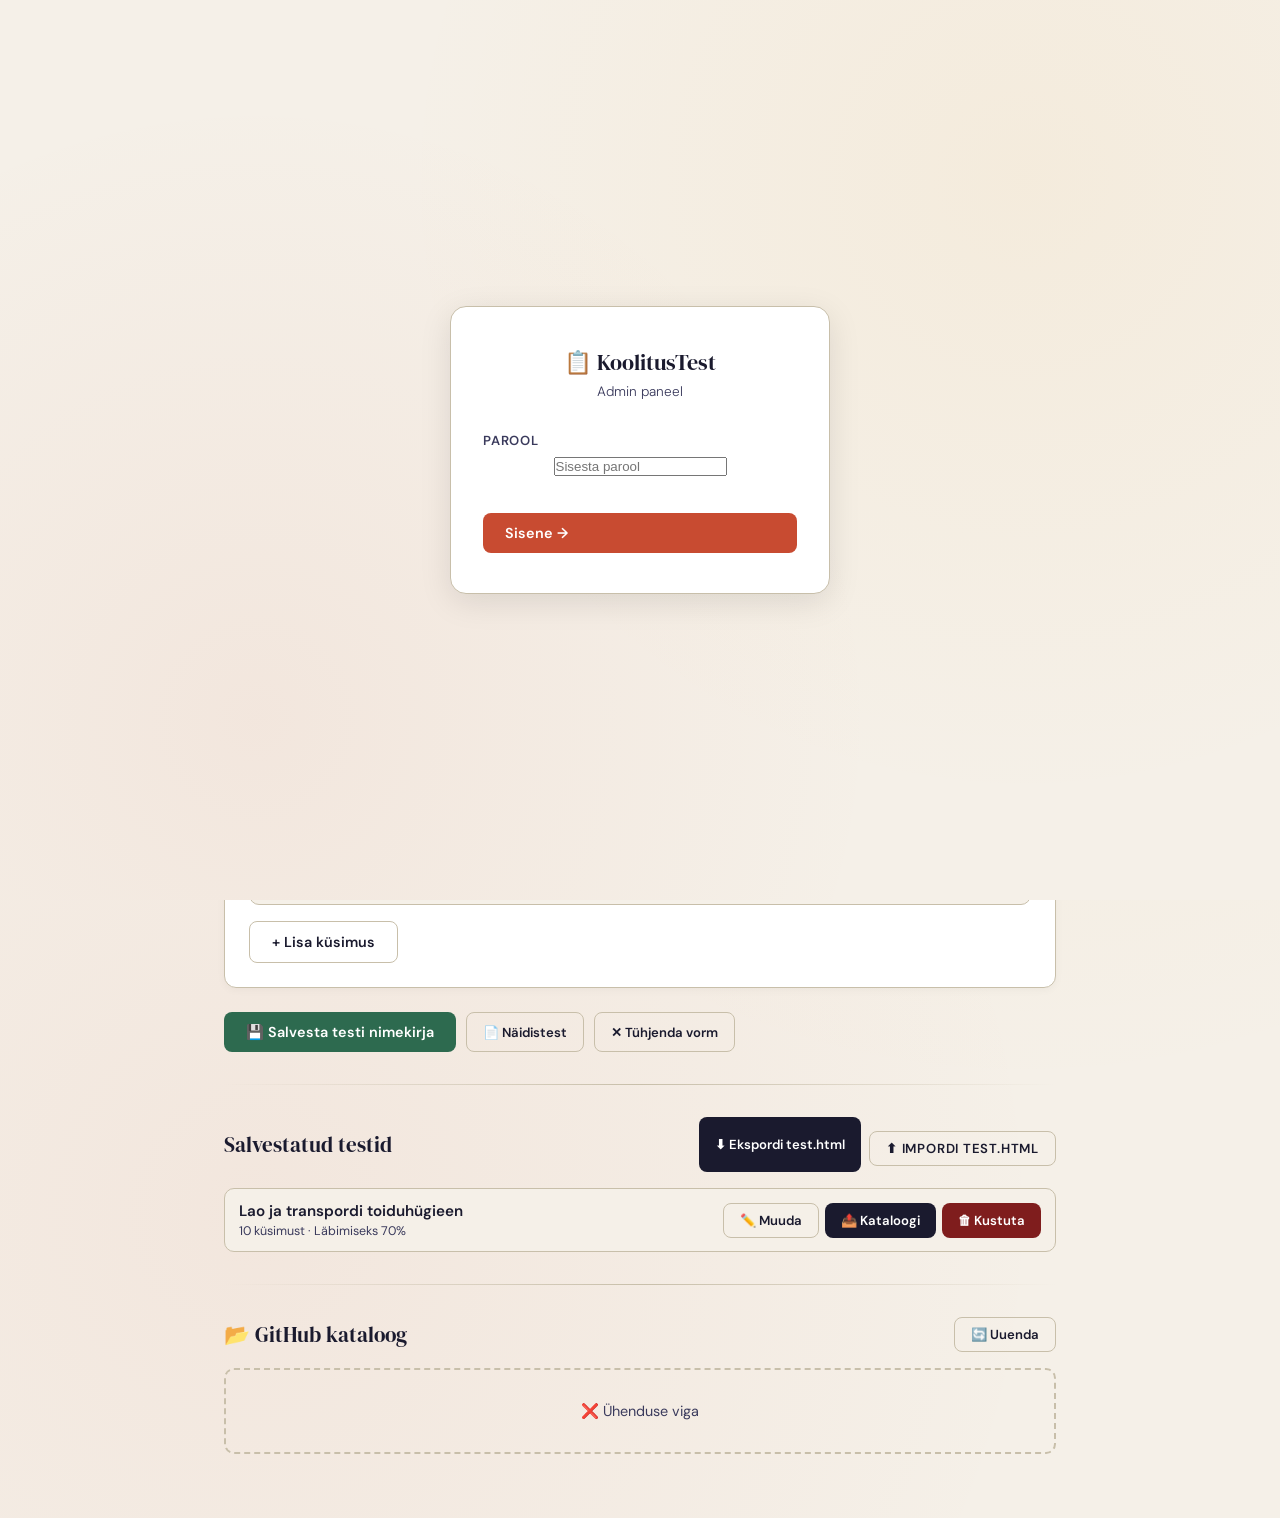
<file: admin.html>
<!DOCTYPE html>
<html lang="et">
<head>
<meta charset="UTF-8">
<meta name="viewport" content="width=device-width, initial-scale=1.0">
<title>KoolitusTest — Admin</title>
<link href="https://fonts.googleapis.com/css2?family=DM+Serif+Display:ital@0;1&family=DM+Sans:wght@300;400;500;600&display=swap" rel="stylesheet">
<link rel="stylesheet" href="styles.css">
</head>
<body>

<!-- LOGIN OVERLAY -->
<div id="loginOverlay">
  <div class="login-box">
    <div class="login-logo">📋 KoolitusTest</div>
    <div class="login-sub">Admin paneel</div>
    <label for="loginPassword">Parool</label>
    <input type="password" id="loginPassword" placeholder="Sisesta parool"
      onkeydown="if(event.key==='Enter')doLogin()">
    <div class="login-error" id="loginError"></div>
    <button class="btn btn-accent" style="width:100%" onclick="doLogin()">Sisene →</button>
  </div>
</div>

<header class="site-header">
  <h1>&#x1F4CB; KoolitusTest <span style="font-size:.8rem;opacity:.6;font-family:'DM Sans',sans-serif;font-weight:300;">Admin</span></h1>
  <div class="header-right">
    <div class="lang-switcher" id="langSwitcher"></div>
    <span class="badge" id="adminBadge">Admin</span>
  </div>
</header>

<div class="app">
  <p class="panel-title" id="panelTitle"></p>
  <p class="panel-sub" id="panelSub"></p>

  <!-- CARD 1: Test info -->
  <div class="card">
    <div class="card-title"><span class="num">1</span><span id="c1title"></span></div>
    <label id="lName"></label><input type="text" id="testName">
    <label id="lDesc"></label><textarea id="testDesc"></textarea>
    <label id="lThresh"></label>
    <div class="threshold-row">
      <input type="number" id="threshold" min="1" max="100" value="70" oninput="updateThreshold()">
      <span>%</span><span class="threshold-display" id="threshDisplay">70%</span>
      <span style="font-size:.85rem;color:var(--ink-light)" id="threshLabel"></span>
    </div>
  </div>

  <!-- CARD 2: Questions -->
  <div class="card">
    <div class="card-title"><span class="num">2</span><span id="c2title"></span></div>
    <div class="questions-list" id="questionsList"></div>
    <div class="actions-row">
      <button class="btn btn-outline" id="btnAddQ" onclick="addQuestion()"></button>
    </div>
  </div>

  <!-- Save / Demo / Clear -->
  <div class="actions-row">
    <button class="btn btn-success" id="btnSave" onclick="saveTest()"></button>
    <button class="btn btn-outline btn-sm" id="btnDemo" onclick="loadDemo()"></button>
    <button class="btn btn-outline btn-sm" id="btnClear" onclick="clearForm()"></button>
  </div>

  <div class="divider"></div>

  <!-- Test list header + import/export -->
  <div style="display:flex;align-items:center;justify-content:space-between;margin-bottom:1rem;flex-wrap:wrap;gap:10px">
    <p style="font-family:'DM Serif Display',serif;font-size:1.3rem" id="listTitle"></p>
    <div style="display:flex;gap:8px;flex-wrap:wrap">
      <button class="btn btn-primary btn-sm" id="btnExportAll" onclick="exportTestFile()"></button>
      <label class="btn btn-outline btn-sm" style="cursor:pointer">
        <span id="btnImportLabel"></span>
        <input type="file" accept=".html" style="display:none" onchange="importTestFile(this)">
      </label>
    </div>
  </div>

  <!-- Test list -->
  <div class="test-list" id="testList"></div>

  <div class="divider"></div>

  <!-- GitHub kataloog -->
  <div style="display:flex;align-items:center;justify-content:space-between;margin-bottom:1rem;flex-wrap:wrap;gap:10px">
    <p style="font-family:'DM Serif Display',serif;font-size:1.3rem">📂 GitHub kataloog</p>
    <button class="btn btn-outline btn-sm" onclick="loadGhCatalog()">🔄 Uuenda</button>
  </div>
  <div class="test-list" id="ghCatalogList"><div class="empty-state" style="color:var(--ink-light);font-size:.85rem">Laadimine...</div></div>
</div>

<script src="script.js"></script>
</body>
</html>
</file>
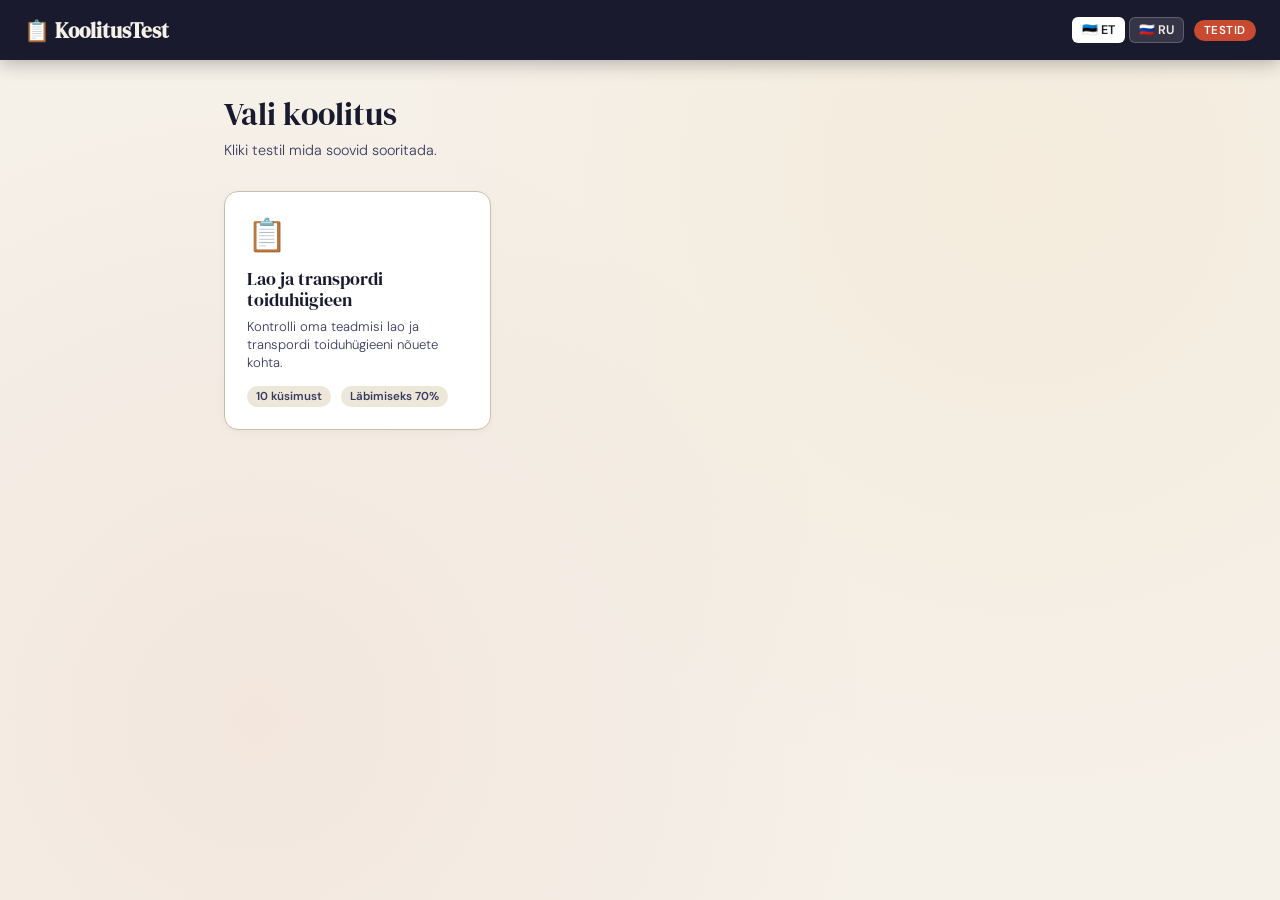
<file: lao-ja-transpordi-toiduhugieen.html>
<!DOCTYPE html>
<html lang="et">
<head>
<meta charset="UTF-8">
<meta name="viewport" content="width=device-width, initial-scale=1.0">
<title>KoolitusTest</title>
<link href="https://fonts.googleapis.com/css2?family=DM+Serif+Display:ital@0;1&family=DM+Sans:wght@300;400;500;600&display=swap" rel="stylesheet">
<style>
:root{--ink:#1a1a2e;--ink-light:#3a3a5c;--paper:#f5f0e8;--paper-dark:#ede7d9;--accent:#c84b31;--accent-light:#e8705a;--success:#2d6a4f;--success-bg:#d8f3dc;--fail:#c84b31;--fail-bg:#fde8e4;--border:#c8bfaa;}
*{margin:0;padding:0;box-sizing:border-box;}
body{font-family:"DM Sans",sans-serif;background:var(--paper);color:var(--ink);min-height:100vh;background-image:radial-gradient(circle at 20% 80%,rgba(200,75,49,.06) 0%,transparent 50%),radial-gradient(circle at 80% 20%,rgba(232,160,32,.06) 0%,transparent 50%);}
.site-header{background:var(--ink);color:var(--paper);padding:0 1.5rem;display:flex;align-items:center;justify-content:space-between;height:60px;position:sticky;top:0;z-index:100;box-shadow:0 2px 20px rgba(0,0,0,.3);}
.site-header h1{font-family:"DM Serif Display",serif;font-size:1.3rem;}
.header-right{display:flex;align-items:center;gap:10px;}
.badge{font-size:.72rem;font-weight:600;background:var(--accent);color:#fff;padding:3px 10px;border-radius:20px;letter-spacing:.05em;text-transform:uppercase;}
.lang-switcher{display:flex;gap:4px;}
.lang-btn{background:rgba(255,255,255,.12);border:1px solid rgba(255,255,255,.2);color:var(--paper);border-radius:6px;padding:4px 9px;font-size:.78rem;font-weight:600;cursor:pointer;transition:all .2s;font-family:"DM Sans",sans-serif;}
.lang-btn:hover{background:rgba(255,255,255,.22);}
.lang-btn.active{background:#fff;color:var(--ink);}
.app{max-width:880px;margin:0 auto;padding:2rem 1.5rem 4rem;}
@keyframes fadeUp{from{opacity:0;transform:translateY(14px)}to{opacity:1;transform:none}}
.view{display:none;}
.view.active{display:block;animation:fadeUp .4s ease both;}
/* TEST PICKER */
.picker-title{font-family:"DM Serif Display",serif;font-size:2rem;margin-bottom:.3rem;}
.picker-sub{color:var(--ink-light);font-size:.9rem;margin-bottom:2rem;font-weight:300;}
.test-grid{display:grid;grid-template-columns:repeat(auto-fill,minmax(260px,1fr));gap:1rem;}
.test-card{background:#fff;border:1.5px solid var(--border);border-radius:14px;padding:1.4rem;cursor:pointer;transition:all .25s;box-shadow:0 2px 8px rgba(0,0,0,.04);}
.test-card:hover{border-color:var(--ink);transform:translateY(-3px);box-shadow:0 8px 24px rgba(0,0,0,.10);}
.tc-icon{font-size:2rem;margin-bottom:.8rem;}
.tc-name{font-family:"DM Serif Display",serif;font-size:1.1rem;margin-bottom:.4rem;line-height:1.2;}
.tc-desc{font-size:.82rem;color:var(--ink-light);font-weight:300;margin-bottom:.8rem;line-height:1.4;}
.tc-meta{display:flex;gap:.6rem;flex-wrap:wrap;}
.tc-pill{font-size:.72rem;font-weight:600;padding:3px 9px;border-radius:20px;background:var(--paper-dark);color:var(--ink-light);}
.empty-state{text-align:center;padding:4rem 2rem;color:var(--ink-light);}
.empty-state .es-icon{font-size:3rem;margin-bottom:1rem;}
.empty-state p{font-size:.95rem;font-weight:300;}
/* NAME SCREEN */
.name-screen-wrap{display:flex;flex-direction:column;align-items:center;justify-content:center;min-height:65vh;text-align:center;padding:2rem 1rem;}
.ns-icon{font-size:3rem;margin-bottom:1rem;}
.ns-title{font-family:"DM Serif Display",serif;font-size:2rem;margin-bottom:.4rem;}
.ns-desc{font-size:.92rem;color:var(--ink-light);font-weight:300;margin-bottom:.4rem;max-width:420px;}
.ns-meta{font-size:.82rem;color:var(--ink-light);margin-bottom:2rem;}
.name-input-wrap{width:100%;max-width:420px;}
.name-input-wrap input{width:100%;border:1.5px solid var(--border);border-radius:8px;padding:14px 18px;font-family:"DM Sans",sans-serif;font-size:1.1rem;color:var(--ink);background:var(--paper);text-align:center;outline:none;transition:border-color .2s,box-shadow .2s;}
.name-input-wrap input:focus{border-color:var(--ink);box-shadow:0 0 0 3px rgba(26,26,46,.08);background:#fff;}
/* TEST */
.test-header{margin-bottom:2rem;}
.test-title{font-family:"DM Serif Display",serif;font-size:2rem;line-height:1.15;margin-bottom:.5rem;}
.test-meta{display:flex;gap:1.5rem;flex-wrap:wrap;font-size:.85rem;color:var(--ink-light);margin-bottom:1.2rem;font-weight:300;}
.test-meta strong{font-weight:600;color:var(--ink);}
.progress-bar-wrap{height:6px;background:var(--paper-dark);border-radius:99px;overflow:hidden;margin-bottom:1.5rem;}
.progress-bar-fill{height:100%;background:linear-gradient(90deg,var(--ink),var(--accent));border-radius:99px;transition:width .4s ease;}
.nav-dots{display:flex;gap:6px;justify-content:center;flex-wrap:wrap;margin-bottom:2rem;}
.nav-dot{width:10px;height:10px;border-radius:50%;background:var(--paper-dark);border:1.5px solid var(--border);cursor:pointer;transition:all .2s;}
.nav-dot.answered{background:var(--ink);border-color:var(--ink);}
.nav-dot.current{border-color:var(--accent);box-shadow:0 0 0 3px rgba(200,75,49,.2);}
.question-card{background:#fff;border:1px solid var(--border);border-radius:14px;padding:2rem;margin-bottom:1.5rem;box-shadow:0 2px 12px rgba(0,0,0,.05);}
.q-label{font-size:.75rem;font-weight:600;color:var(--ink-light);text-transform:uppercase;letter-spacing:.08em;margin-bottom:.8rem;}
.q-text{font-size:1.1rem;font-weight:500;line-height:1.5;margin-bottom:1.2rem;}
.answer-options{display:flex;flex-direction:column;gap:10px;}
.answer-btn{display:flex;align-items:center;gap:12px;padding:13px 16px;border:2px solid var(--border);border-radius:10px;background:var(--paper);cursor:pointer;font-family:"DM Sans",sans-serif;font-size:.95rem;color:var(--ink);text-align:left;transition:all .2s;width:100%;}
.answer-btn:hover{border-color:var(--ink-light);background:#fff;transform:translateX(3px);}
.answer-btn.selected{border-color:var(--ink);background:#fff;box-shadow:0 0 0 3px rgba(26,26,46,.1);}
.answer-btn.correct-answer{border-color:var(--success);background:var(--success-bg);color:var(--success);}
.answer-btn.wrong-answer{border-color:var(--fail);background:var(--fail-bg);color:var(--fail);}
.answer-btn.missed-answer{border-color:var(--success);background:rgba(45,106,79,.08);color:var(--success);border-style:dashed;}
.option-circle{width:28px;height:28px;border-radius:50%;background:var(--paper-dark);display:flex;align-items:center;justify-content:center;font-size:.75rem;font-weight:700;flex-shrink:0;transition:all .2s;}
.selected .option-circle{background:var(--ink);color:#fff;}
.correct-answer .option-circle{background:var(--success);color:#fff;}
.wrong-answer .option-circle{background:var(--fail);color:#fff;}
.missed-answer .option-circle{background:var(--success);color:#fff;}
.result-icon{font-size:1.1rem;margin-left:auto;}
.btn{display:inline-flex;align-items:center;gap:7px;padding:11px 22px;border-radius:8px;font-family:"DM Sans",sans-serif;font-weight:600;font-size:.9rem;cursor:pointer;border:none;transition:all .2s;}
.btn:disabled{opacity:.5;cursor:not-allowed;transform:none!important;}
.btn-primary{background:var(--ink);color:#fff;}
.btn-primary:hover:not(:disabled){background:var(--ink-light);transform:translateY(-1px);box-shadow:0 4px 14px rgba(0,0,0,.18);}
.btn-accent{background:var(--accent);color:#fff;}
.btn-accent:hover:not(:disabled){background:var(--accent-light);transform:translateY(-1px);box-shadow:0 4px 14px rgba(200,75,49,.3);}
.btn-outline{background:transparent;border:1.5px solid var(--border);color:var(--ink);}
.btn-outline:hover:not(:disabled){border-color:var(--ink);background:var(--paper-dark);}
.btn-sm{padding:8px 16px;font-size:.82rem;}
.actions-row{display:flex;gap:10px;flex-wrap:wrap;margin-top:1rem;}
/* RESULTS */
.result-hero{text-align:center;padding:3rem 2rem;background:#fff;border:1px solid var(--border);border-radius:16px;margin-bottom:2rem;box-shadow:0 4px 20px rgba(0,0,0,.06);}
.result-emoji{font-size:4rem;margin-bottom:1rem;display:block;}
.result-heading{font-family:"DM Serif Display",serif;font-size:2.2rem;margin-bottom:.5rem;}
.result-heading.pass{color:var(--success);}
.result-heading.fail{color:var(--fail);}
.result-sub{color:var(--ink-light);font-size:.95rem;font-weight:300;margin-bottom:2rem;}
.score-ring-wrap{display:flex;justify-content:center;margin-bottom:2rem;}
.score-ring{position:relative;width:140px;height:140px;}
.score-ring svg{transform:rotate(-90deg);}
.score-ring circle{fill:none;stroke-width:12;}
.score-ring .track{stroke:var(--paper-dark);}
.score-ring .fill{stroke-dasharray:339.3;transition:stroke-dashoffset 1.2s cubic-bezier(.4,0,.2,1);}
.score-ring.pass .fill{stroke:var(--success);}
.score-ring.fail .fill{stroke:var(--fail);}
.score-ring-text{position:absolute;inset:0;display:flex;flex-direction:column;align-items:center;justify-content:center;}
.score-pct{font-family:"DM Serif Display",serif;font-size:2rem;line-height:1;}
.score-lbl{font-size:.7rem;font-weight:600;color:var(--ink-light);text-transform:uppercase;letter-spacing:.06em;}
.stats-row{display:flex;justify-content:center;gap:2rem;flex-wrap:wrap;}
.stat-pill{display:flex;flex-direction:column;align-items:center;}
.stat-pill .val{font-family:"DM Serif Display",serif;font-size:1.5rem;}
.stat-pill .val.ok{color:var(--success);}
.stat-pill .val.bad{color:var(--fail);}
.stat-pill .lbl{font-size:.75rem;color:var(--ink-light);font-weight:300;}
.threshold-note{font-size:.82rem;color:var(--ink-light);margin-top:1.5rem;padding:10px 16px;background:var(--paper-dark);border-radius:8px;display:inline-block;}
.review-title{font-family:"DM Serif Display",serif;font-size:1.5rem;margin-bottom:1.2rem;}
.review-card{background:#fff;border:1px solid var(--border);border-radius:12px;padding:1.5rem;margin-bottom:1rem;box-shadow:0 1px 4px rgba(0,0,0,.04);}
.review-card.correct-q{border-left:4px solid var(--success);}
.review-card.wrong-q{border-left:4px solid var(--fail);}
.review-q-header{display:flex;align-items:flex-start;justify-content:space-between;gap:8px;margin-bottom:1rem;}
.review-q-text{font-weight:500;font-size:1rem;flex:1;}
.review-badge{font-size:.72rem;font-weight:600;padding:3px 10px;border-radius:20px;white-space:nowrap;flex-shrink:0;}
.badge-ok{background:var(--success-bg);color:var(--success);}
.badge-fail{background:var(--fail-bg);color:var(--fail);}
/* PRINT */
@media print{
  @page{size:A4;margin:18mm 16mm;}
  *{-webkit-print-color-adjust:exact;print-color-adjust:exact;}
  body{background:#fff!important;background-image:none!important;}
  .site-header,.actions-row,.no-print,.nav-dots,.progress-bar-wrap{display:none!important;}
  .app{max-width:100%;padding:0;}
  .view{display:none!important;}
  #viewResults{display:block!important;}
  .pdf-header{display:flex!important;align-items:flex-start;justify-content:space-between;border-bottom:2px solid #1a1a2e;padding-bottom:10pt;margin-bottom:14pt;}
  .pdf-header-left h2{font-family:"DM Serif Display",serif;font-size:16pt;color:#1a1a2e;margin-bottom:2pt;}
  .pdf-header-left p,.pdf-header-right{font-size:9pt;color:#666;}
  .pdf-header-right .logo{font-family:"DM Serif Display",serif;font-size:13pt;color:#1a1a2e;}
  .pdf-worker-line{display:block!important;font-size:9.5pt;margin-bottom:10pt;color:#444;}
  .result-hero{padding:14pt!important;margin-bottom:14pt!important;box-shadow:none!important;page-break-inside:avoid;}
  .result-heading{font-size:18pt!important;}
  .result-sub{font-size:10pt!important;}
  .score-ring{width:110px!important;height:110px!important;}
  .score-ring svg{width:110px!important;height:110px!important;}
  .score-pct{font-size:1.6rem!important;}
  .stats-row{gap:1.5rem!important;}
  .review-card{padding:10pt!important;margin-bottom:8pt!important;box-shadow:none!important;page-break-inside:avoid;}
  .answer-btn{padding:6pt 10pt!important;margin-bottom:4pt!important;font-size:9.5pt!important;pointer-events:none;}
  .option-circle{width:20px!important;height:20px!important;font-size:8pt!important;}
  .correct-answer{background:#d8f3dc!important;border-color:#2d6a4f!important;color:#2d6a4f!important;}
  .wrong-answer{background:#fde8e4!important;border-color:#c84b31!important;color:#c84b31!important;}
  .missed-answer{background:rgba(45,106,79,.08)!important;border-color:#2d6a4f!important;color:#2d6a4f!important;}
  .correct-answer .option-circle{background:#2d6a4f!important;color:#fff!important;}
  .wrong-answer .option-circle{background:#c84b31!important;color:#fff!important;}
  .missed-answer .option-circle{background:#2d6a4f!important;color:#fff!important;}
  .result-heading.pass{color:#2d6a4f!important;}
  .result-heading.fail{color:#c84b31!important;}
  .score-ring.pass .fill{stroke:#2d6a4f!important;}
  .score-ring.fail .fill{stroke:#c84b31!important;}
  .stat-pill .val.ok{color:#2d6a4f!important;}
  .stat-pill .val.bad{color:#c84b31!important;}
  .pdf-footer{display:block!important;position:fixed;bottom:8mm;left:0;right:0;text-align:center;font-size:8pt;color:#999;border-top:1px solid #eee;padding-top:6pt;}
}
@media(max-width:600px){
  .app{padding:1rem 1rem 3rem;}
  .test-title,.ns-title{font-size:1.5rem;}
  .result-heading{font-size:1.6rem;}
  .question-card{padding:1.2rem;}
  .test-grid{grid-template-columns:1fr;}
}
</style>
</head>
<body>
<header class="site-header">
  <h1>📋 KoolitusTest</h1>
  <div class="header-right">
    <div class="lang-switcher" id="langSwitcher"></div>
    <span class="badge" id="headerBadge"></span>
  </div>
</header>
<div class="app">

  <!-- VIEW: Test picker -->
  <div class="view active" id="viewPicker">
    <p class="picker-title" id="pickerTitle"></p>
    <p class="picker-sub" id="pickerSub"></p>
    <div class="test-grid" id="testGrid"></div>
  </div>

  <!-- VIEW: Name entry -->
  <div class="view" id="viewName">
    <div class="name-screen-wrap">
      <div class="ns-icon">👤</div>
      <div class="ns-title" id="nsTestName"></div>
      <p class="ns-desc" id="nsTestDesc"></p>
      <p class="ns-meta" id="nsTestMeta"></p>
      <div class="name-input-wrap">
        <input type="text" id="workerName" placeholder=""
          autocomplete="name"
          oninput="document.getElementById('btnStart').disabled=!this.value.trim()"
          onkeydown="if(event.key==='Enter'&&this.value.trim())startTest()">
        <div class="actions-row" style="justify-content:center;margin-top:1.2rem">
          <button class="btn btn-outline" onclick="showView('viewPicker')" id="btnBackPicker"></button>
          <button class="btn btn-accent" id="btnStart" onclick="startTest()" disabled></button>
        </div>
      </div>
    </div>
  </div>

  <!-- VIEW: Questions -->
  <div class="view" id="viewQuestions">
    <div class="test-header">
      <div class="test-title" id="ttName"></div>
      <div class="test-meta">
        <span><strong id="ttQCount"></strong> <span id="ttQLbl"></span></span>
        <span><span id="ttPassLbl"></span>: <strong id="ttThresh"></strong>%</span>
        <span>👤 <strong id="ttWorker"></strong></span>
      </div>
      <div class="progress-bar-wrap"><div class="progress-bar-fill" id="progressFill" style="width:0%"></div></div>
      <div class="nav-dots" id="navDots"></div>
    </div>
    <div id="questionCards"></div>
    <div class="actions-row">
      <button class="btn btn-outline" id="btnPrev" onclick="navQ(-1)" style="display:none"></button>
      <button class="btn btn-primary" id="btnNext" onclick="navQ(1)"></button>
      <button class="btn btn-accent" id="btnSubmit" onclick="submitTest()" style="display:none"></button>
    </div>
  </div>

  <!-- VIEW: Results -->
  <div class="view" id="viewResults">
    <!-- PDF only -->
    <div class="pdf-header" style="display:none">
      <div class="pdf-header-left"><h2 id="pdfTestName"></h2><p id="pdfDateTime"></p></div>
      <div class="pdf-header-right"><div class="logo">📋 KoolitusTest</div><p id="pdfReportLbl"></p></div>
    </div>
    <p class="pdf-worker-line" style="display:none"><span id="pdfWorkerLbl"></span>: <strong id="pdfWorkerName"></strong></p>
    <!-- Actions -->
    <div class="no-print" style="display:flex;justify-content:flex-end;gap:10px;margin-bottom:1.5rem;flex-wrap:wrap">
      <button class="btn btn-outline btn-sm" onclick="printPDF()" id="btnPrint"></button>
      <button class="btn btn-accent" id="btnEmail" onclick="sendEmail()"></button>
    </div>
    <div id="emailStatus" style="display:none;padding:12px 16px;border-radius:8px;font-size:.88rem;margin-bottom:1rem;"></div>
    <!-- Hero -->
    <div class="result-hero">
      <span class="result-emoji" id="resEmoji"></span>
      <div class="result-heading" id="resHeading"></div>
      <div class="result-sub" id="resSub"></div>
      <div class="score-ring-wrap">
        <div class="score-ring" id="scoreRing">
          <svg width="140" height="140" viewBox="0 0 120 120">
            <circle class="track" cx="60" cy="60" r="54"/>
            <circle class="fill" id="ringFill" cx="60" cy="60" r="54" stroke-dashoffset="339.3"/>
          </svg>
          <div class="score-ring-text"><span class="score-pct" id="scorePct"></span><span class="score-lbl" id="scoreLbl"></span></div>
        </div>
      </div>
      <div class="stats-row">
        <div class="stat-pill"><span class="val ok" id="statOk"></span><span class="lbl" id="statOkLbl"></span></div>
        <div class="stat-pill"><span class="val bad" id="statWrong"></span><span class="lbl" id="statWrongLbl"></span></div>
        <div class="stat-pill"><span class="val" id="statTotal"></span><span class="lbl" id="statTotalLbl"></span></div>
      </div>
      <div><span class="threshold-note" id="threshNote"></span></div>
    </div>
    <div class="review-title" id="reviewTitle"></div>
    <div id="reviewCards"></div>
    <div class="actions-row no-print" style="margin-top:2rem">
      <button class="btn btn-primary" onclick="retake()" id="btnRetake"></button>
      <button class="btn btn-outline" onclick="showView('viewPicker')" id="btnAllTests"></button>
    </div>
  </div>

  <div class="pdf-footer" style="display:none">KoolitusTest &nbsp;|&nbsp; <span id="pdfFooterDate"></span></div>
</div>

<script>
// ══════════════════════════════════════════
// EMBEDDED TEST DATA — injected by admin.html export
// DO NOT EDIT MANUALLY
/*%%TESTS_DATA%%*/
const EMBEDDED_TESTS=[{"id":1000000001,"name":"Lao ja transpordi toiduhügieen","desc":"Kontrolli oma teadmisi lao ja transpordi toiduhügieeni nõuete kohta.","threshold":70,"questions":[{"text":"Mis temperatuuril tuleb jahutatud liha- ja kalatooted laos hoida?","options":[{"text":"+2…+6 °C","correct":true},{"text":"+6…+10 °C","correct":false},{"text":"0…+2 °C","correct":false}]},{"text":"Mis temperatuuril tuleb külmutatud tooteid hoida?","options":[{"text":"≤ −18 °C","correct":true},{"text":"≤ −10 °C","correct":false},{"text":"≤ −5 °C","correct":false}]},{"text":"Milline temperatuurivahemik on bakteritele kõige soodsam kasvuks?","options":[{"text":"+6…+63 °C","correct":true},{"text":"0…+6 °C","correct":false},{"text":"+63…+100 °C","correct":false}]},{"text":"Mida tähendab FIFO põhimõte laos?","options":[{"text":"Esimesena sisse, esimesena välja","correct":true},{"text":"Viimane sisse, esimene välja","correct":false},{"text":"Kõige odavam toode läheb esimesena välja","correct":false}]},{"text":"Millisele riiulile tuleb toortoit külmlaos paigutada?","options":[{"text":"Alumistele riiulitele","correct":true},{"text":"Ülemistele riiulitele","correct":false},{"text":"Keskmistele riiulitele","correct":false}]},{"text":"Mis temperatuuril tuleb kodulinnuliha hoida?","options":[{"text":"≤ +4 °C","correct":true},{"text":"≤ +6 °C","correct":false},{"text":"≤ +8 °C","correct":false}]},{"text":"Mida tähendab HACCP?","options":[{"text":"Ohtude analüüs ja kriitiliste kontrollpunktide süsteem","correct":true},{"text":"Hügieeni ja puhastuse kontrollplaan","correct":false},{"text":"Tervise ja ohutuse sertifitseerimisprotsess","correct":false}]},{"text":"Mida tuleb teha külmutatud tootega, mis on osaliselt sulanud?","options":[{"text":"Ei tohi uuesti külmutada","correct":true},{"text":"Võib uuesti külmutada kui kiiresti teha","correct":false},{"text":"Võib uuesti külmutada kui temperatuur ei ületanud 0 °C","correct":false}]},{"text":"Millal on laotöötajal kohustuslik käsi pesta?","options":[{"text":"Pärast tõstuki kasutamist, WC-käiku ja prügi viimist","correct":true},{"text":"Ainult enne söömist ja pärast WC-käiku","correct":false},{"text":"Üks kord vahetuse alguses","correct":false}]},{"text":"Mida tähendab \"kõlblik kuni\" märgistus toidul?","options":[{"text":"Kiiresti riknev toode — ei tohi müüa ega tarbida pärast tähtaega","correct":true},{"text":"Toodet võib müüa ka pärast tähtaega, kui ostjat teavitatakse","correct":false},{"text":"Tähtaeg kehtib ainult avamata pakendile","correct":false}]}]}];
// ══════════════════════════════════════════

const TR={
  et:{
    badge:"Testid", pickerTitle:"Vali koolitus", pickerSub:"Kliki testil mida soovid sooritada.",
    noTests:"Teste pole veel lisatud. Admin peab exportima uue test.html faili.",
    lWorkerName:"Sinu täisnimi", phWorkerName:"Eesnimi Perekonnanimi",
    btnStart:"Alusta testi →", btnBack:"← Tagasi",
    ttQLbl:"küsimust", ttPassLbl:"Läbimiseks",
    btnPrev:"← Eelmine", btnNext:"Järgmine →", btnSubmit:"✓ Esita test",
    confirmUnanswered:(n)=>`Sul on ${n} küsimusele vastamata. Esitad?`,
    resPass:"Test läbitud!", resFail:"Test läbimata",
    resSubPass:(p)=>`Suurepärane! Vastasid ${p}% küsimustest õigesti.`,
    resSubFail:(p,t)=>`Vastasid ${p}% küsimustest õigesti. Läbimiseks oli vaja ${t}%.`,
    scoreLbl:"tulemus", statOk:"Õiged", statWrong:"Valed", statTotal:"Kokku",
    threshNote:(t,n,tot)=>`Läbimise künnis: ${t}% (${n} / ${tot} õiget vastust)`,
    reviewTitle:"Vastuste ülevaade", badgeOk:"✓ Õige", badgeFail:"✗ Vale", unanswered:"Vastamata",
    btnPrint:"🖨 Prindi PDF", btnEmail:"📧 Saada tulemused",
    btnRetake:"↻ Tee uuesti", btnAllTests:"📋 Kõik testid",
    pdfReport:"Tulemuste aruanne", pdfWorker:"Töötaja", pdfSooritatud:"Sooritatud",
    emailNoAddr:"❌ E-post pole testis seadistatud.",
    emailNoEjs:"❌ EmailJS seaded puuduvad.",
    emailSending:"⏳ Saadan...", emailSent:(a)=>`✅ Saadetud aadressile ${a}`,
    emailFail:"❌ Saatmine ebaõnnestus.",
    emailBtnSending:"⏳ Saadan...", emailBtnSent:"✅ Saadetud",
    emailPassed:"LÄBITUD ✓", emailFailed:"LÄBIMATA ✗",
    emailCorrect:"← SINU VASTUS (ÕIGE)", emailWrong:"← SINU VASTUS (VALE)", emailMissed:"← ÕIGE VASTUS",
    qCount:(n,t)=>`${n} küsimust · Läbimiseks ${t}%`,
  },
  ru:{
    badge:"Тесты", pickerTitle:"Выберите обучение", pickerSub:"Нажмите на тест, который хотите пройти.",
    noTests:"Тестов пока нет. Администратор должен экспортировать новый test.html.",
    lWorkerName:"Ваше полное имя", phWorkerName:"Имя Фамилия",
    btnStart:"Начать тест →", btnBack:"← Назад",
    ttQLbl:"вопросов", ttPassLbl:"Для прохождения",
    btnPrev:"← Назад", btnNext:"Далее →", btnSubmit:"✓ Отправить тест",
    confirmUnanswered:(n)=>`${n} вопрос(а) без ответа. Отправить?`,
    resPass:"Тест пройден!", resFail:"Тест не пройден",
    resSubPass:(p)=>`Отлично! Вы ответили правильно на ${p}% вопросов.`,
    resSubFail:(p,t)=>`Вы ответили правильно на ${p}% вопросов. Для прохождения нужно ${t}%.`,
    scoreLbl:"результат", statOk:"Верных", statWrong:"Неверных", statTotal:"Всего",
    threshNote:(t,n,tot)=>`Проходной порог: ${t}% (${n} / ${tot} правильных ответов)`,
    reviewTitle:"Обзор ответов", badgeOk:"✓ Верно", badgeFail:"✗ Неверно", unanswered:"Без ответа",
    btnPrint:"🖨 Печать PDF", btnEmail:"📧 Отправить результаты",
    btnRetake:"↻ Пройти заново", btnAllTests:"📋 Все тесты",
    pdfReport:"Отчёт о результатах", pdfWorker:"Сотрудник", pdfSooritatud:"Пройден",
    emailNoAddr:"❌ E-mail не указан в тесте.",
    emailNoEjs:"❌ Настройки EmailJS отсутствуют.",
    emailSending:"⏳ Отправляю...", emailSent:(a)=>`✅ Отправлено на ${a}`,
    emailFail:"❌ Ошибка отправки.",
    emailBtnSending:"⏳ Отправляю...", emailBtnSent:"✅ Отправлено",
    emailPassed:"ПРОЙДЕН ✓", emailFailed:"НЕ ПРОЙДЕН ✗",
    emailCorrect:"← ВАШ ОТВЕТ (ВЕРНО)", emailWrong:"← ВАШ ОТВЕТ (НЕВЕРНО)", emailMissed:"← ПРАВИЛЬНЫЙ ОТВЕТ",
    qCount:(n,t)=>`${n} вопросов · Для прохождения ${t}%`,
  }
};
const LANG_META={et:{flag:"🇪🇪",label:"ET"},ru:{flag:"🇷🇺",label:"RU"}};
// Add more languages: add block to TR and entry to LANG_META

const LETTERS="ABCDE";
let lang="et",T=TR[lang];
let tests=[...EMBEDDED_TESTS];
let activeTest=null,userAnswers=[],currentQ=0,submitted=false;

// ── LANG ──
function buildLangSwitcher(){
  const sw=document.getElementById("langSwitcher");sw.innerHTML="";
  Object.entries(LANG_META).forEach(([code,meta])=>{
    const b=document.createElement("button");
    b.className="lang-btn"+(code===lang?" active":"");
    b.textContent=meta.flag+" "+meta.label;
    b.onclick=()=>setLang(code);
    sw.appendChild(b);
  });
}
function setLang(code){
  if(!TR[code])return;lang=code;T=TR[lang];
  document.documentElement.lang=lang;
  buildLangSwitcher();applyT();renderPicker();
}
function applyT(){
  document.getElementById("headerBadge").textContent=T.badge;
  document.getElementById("pickerTitle").textContent=T.pickerTitle;
  document.getElementById("pickerSub").textContent=T.pickerSub;
  document.getElementById("workerName").placeholder=T.phWorkerName;
  document.getElementById("btnStart").textContent=T.btnStart;
  document.getElementById("btnBackPicker").textContent=T.btnBack;
  document.getElementById("ttQLbl").textContent=T.ttQLbl;
  document.getElementById("ttPassLbl").textContent=T.ttPassLbl;
  document.getElementById("btnPrev").textContent=T.btnPrev;
  document.getElementById("btnNext").textContent=T.btnNext;
  document.getElementById("btnSubmit").textContent=T.btnSubmit;
  document.getElementById("scoreLbl").textContent=T.scoreLbl;
  document.getElementById("statOkLbl").textContent=T.statOk;
  document.getElementById("statWrongLbl").textContent=T.statWrong;
  document.getElementById("statTotalLbl").textContent=T.statTotal;
  document.getElementById("reviewTitle").textContent=T.reviewTitle;
  document.getElementById("btnPrint").textContent=T.btnPrint;
  document.getElementById("btnEmail").textContent=T.btnEmail;
  document.getElementById("btnRetake").textContent=T.btnRetake;
  document.getElementById("btnAllTests").textContent=T.btnAllTests;
  document.getElementById("pdfReportLbl").textContent=T.pdfReport;
  document.getElementById("pdfWorkerLbl").textContent=T.pdfWorker;
}

// ── VIEWS ──
function showView(id){
  document.querySelectorAll(".view").forEach(v=>v.classList.remove("active"));
  document.getElementById(id).classList.add("active");
  window.scrollTo({top:0,behavior:"smooth"});
}

// ── PICKER ──
function renderPicker(){
  const grid=document.getElementById("testGrid");
  if(!tests.length){
    grid.innerHTML='<div class="empty-state" style="grid-column:1/-1"><div class="es-icon">📭</div><p>'+T.noTests+'</p></div>';
    return;
  }
  const icons=["📋","🔥","⚡","🧪","🏗️","🛡️","💡","🎯"];
  grid.innerHTML="";
  tests.forEach((t,i)=>{
    const card=document.createElement("div");
    card.className="test-card";
    card.onclick=()=>pickTest(t);
    card.innerHTML=
      '<div class="tc-icon">'+icons[i%icons.length]+'</div>'+
      '<div class="tc-name">'+esc(t.name)+'</div>'+
      (t.desc?'<div class="tc-desc">'+esc(t.desc)+'</div>':'')+
      '<div class="tc-meta">'+
        '<span class="tc-pill">'+t.questions.length+' '+T.ttQLbl+'</span>'+
        '<span class="tc-pill">'+T.ttPassLbl+' '+t.threshold+'%</span>'+
      '</div>';
    grid.appendChild(card);
  });
}

function pickTest(t){
  activeTest=t;
  document.getElementById("nsTestName").textContent=t.name;
  document.getElementById("nsTestDesc").textContent=t.desc||"";
  document.getElementById("nsTestMeta").textContent=T.qCount(t.questions.length,t.threshold);
  document.getElementById("workerName").value="";
  document.getElementById("btnStart").disabled=true;
  showView("viewName");
}

// ── TEST ──
function startTest(){
  const name=document.getElementById("workerName").value.trim();
  if(!name)return;
  submitted=false;currentQ=0;
  userAnswers=new Array(activeTest.questions.length).fill(null);
  document.getElementById("ttName").textContent=activeTest.name;
  document.getElementById("ttQCount").textContent=activeTest.questions.length;
  document.getElementById("ttThresh").textContent=activeTest.threshold;
  document.getElementById("ttWorker").textContent=name;
  buildDots();buildCards();
  showView("viewQuestions");showQ(0);
}

function buildDots(){
  const el=document.getElementById("navDots");el.innerHTML="";
  activeTest.questions.forEach((_,i)=>{
    const d=document.createElement("div");
    d.className="nav-dot"+(i===0?" current":"");
    d.onclick=()=>{if(!submitted)showQ(i);};
    el.appendChild(d);
  });
}

function buildCards(){
  const c=document.getElementById("questionCards");c.innerHTML="";
  const qWord=lang==="ru"?"Вопрос":"Küsimus";
  activeTest.questions.forEach((q,qi)=>{
    const card=document.createElement("div");
    card.className="question-card";card.id="qc"+qi;card.style.display="none";
    const label=document.createElement("div");
    label.className="q-label";
    label.textContent=qWord+" "+(qi+1)+" / "+activeTest.questions.length;
    const qtext=document.createElement("div");
    qtext.className="q-text";
    qtext.textContent=q.text;
    const opts=document.createElement("div");
    opts.className="answer-options";
    q.options.forEach((o,oi)=>{
      const btn=document.createElement("button");
      btn.className="answer-btn";
      btn.id="opt-"+qi+"-"+oi;
      btn.onclick=()=>pick(qi,oi);
      const circle=document.createElement("span");
      circle.className="option-circle";
      circle.textContent=LETTERS[oi]||oi+1;
      const txt=document.createElement("span");
      txt.textContent=o.text;
      const icon=document.createElement("span");
      icon.className="result-icon";
      btn.appendChild(circle);btn.appendChild(txt);btn.appendChild(icon);
      opts.appendChild(btn);
    });
    card.appendChild(label);card.appendChild(qtext);card.appendChild(opts);
    c.appendChild(card);
  });
}

function showQ(idx){
  currentQ=idx;
  document.querySelectorAll(".question-card").forEach((c,i)=>c.style.display=i===idx?"block":"none");
  document.querySelectorAll(".nav-dot").forEach((d,i)=>{
    d.classList.toggle("current",i===idx);
    d.classList.toggle("answered",userAnswers[i]!==null);
  });
  const ans=userAnswers.filter(a=>a!==null).length;
  document.getElementById("progressFill").style.width=(ans/activeTest.questions.length*100)+"%";
  const isLast=idx===activeTest.questions.length-1;
  document.getElementById("btnPrev").style.display=idx>0?"inline-flex":"none";
  document.getElementById("btnNext").style.display=!submitted&&!isLast?"inline-flex":"none";
  document.getElementById("btnSubmit").style.display=!submitted&&isLast?"inline-flex":"none";
  if(submitted){document.getElementById("btnNext").style.display="none";document.getElementById("btnSubmit").style.display="none";}
}

function navQ(dir){const n=currentQ+dir;if(n>=0&&n<activeTest.questions.length)showQ(n);}

function pick(qi,oi){
  if(submitted)return;
  userAnswers[qi]=oi;
  activeTest.questions[qi].options.forEach((_,i)=>document.getElementById("opt-"+qi+"-"+i).classList.remove("selected"));
  document.getElementById("opt-"+qi+"-"+oi).classList.add("selected");
  const ans=userAnswers.filter(a=>a!==null).length;
  document.getElementById("progressFill").style.width=(ans/activeTest.questions.length*100)+"%";
  document.querySelectorAll(".nav-dot")[qi].classList.add("answered");
  const isLast=qi===activeTest.questions.length-1;
  setTimeout(()=>{
    if(!isLast)showQ(qi+1);
    else{document.getElementById("btnSubmit").style.display="inline-flex";document.getElementById("btnNext").style.display="none";}
  },300);
}

function submitTest(){
  const u=userAnswers.filter(a=>a===null).length;
  if(u>0&&!confirm(T.confirmUnanswered(u)))return;
  submitted=true;showResults();
}

function retake(){
  pickTest(activeTest);
}

// ── RESULTS ──
function showResults(){
  let correct=0;
  activeTest.questions.forEach((q,qi)=>{const s=userAnswers[qi];if(s!==null&&q.options[s]?.correct)correct++;});
  const total=activeTest.questions.length,pct=Math.round(correct/total*100),passed=pct>=activeTest.threshold;
  document.getElementById("resEmoji").textContent=passed?"🎉":"📚";
  const h=document.getElementById("resHeading");
  h.textContent=passed?T.resPass:T.resFail;h.className="result-heading "+(passed?"pass":"fail");
  document.getElementById("resSub").textContent=passed?T.resSubPass(pct):T.resSubFail(pct,activeTest.threshold);
  document.getElementById("scorePct").textContent=pct+"%";
  document.getElementById("statOk").textContent=correct;
  document.getElementById("statWrong").textContent=total-correct;
  document.getElementById("statTotal").textContent=total;
  document.getElementById("threshNote").textContent=T.threshNote(activeTest.threshold,Math.ceil(activeTest.threshold/100*total),total);
  const ring=document.getElementById("scoreRing");
  ring.className="score-ring "+(passed?"pass":"fail");
  setTimeout(()=>document.getElementById("ringFill").style.strokeDashoffset=339.3-(pct/100)*339.3,100);
  const rc=document.getElementById("reviewCards");rc.innerHTML="";
  activeTest.questions.forEach((q,qi)=>{
    const sel=userAnswers[qi],isOk=sel!==null&&q.options[sel]?.correct;
    let optHtml=q.options.map((o,oi)=>{
      let cls="answer-btn",icon="";
      if(o.correct&&oi===sel){cls+=" correct-answer";icon="✓";}
      else if(!o.correct&&oi===sel){cls+=" wrong-answer";icon="✗";}
      else if(o.correct){cls+=" missed-answer";icon="→";}
      return'<div class="'+cls+'" style="pointer-events:none;margin-bottom:6px;">'+
        '<span class="option-circle">'+(LETTERS[oi]||oi+1)+'</span>'+
        '<span>'+esc(o.text)+'</span><span class="result-icon">'+icon+'</span></div>';
    }).join("");
    if(sel===null)optHtml+='<p style="font-size:.82rem;color:var(--ink-light);font-style:italic;margin-top:6px;">'+T.unanswered+'</p>';
    const card=document.createElement("div");
    card.className="review-card "+(isOk?"correct-q":"wrong-q");
    card.innerHTML='<div class="review-q-header"><span class="review-q-text">'+esc(q.text)+'</span>'+
      '<span class="review-badge '+(isOk?"badge-ok":"badge-fail")+'">'+(isOk?T.badgeOk:T.badgeFail)+'</span></div>'+optHtml;
    rc.appendChild(card);
  });
  const wn=document.getElementById("workerName")?.value?.trim()||"—";
  document.getElementById("pdfWorkerName").textContent=wn;
  document.getElementById("pdfTestName").textContent=activeTest.name;
  const es=document.getElementById("emailStatus");es.style.display="none";
  const eb=document.getElementById("btnEmail");eb.disabled=false;eb.textContent=T.btnEmail;
  showView("viewResults");
}

// ── PDF ──
function getDate(){
  const n=new Date();
  return n.toLocaleDateString(lang==="ru"?"ru-RU":"et-EE",{day:"2-digit",month:"long",year:"numeric"})+" "+n.toLocaleTimeString("et-EE",{hour:"2-digit",minute:"2-digit"});
}
function printPDF(){
  const d=getDate();
  document.getElementById("pdfDateTime").textContent=T.pdfSooritatud+": "+d;
  document.getElementById("pdfFooterDate").textContent=d;
  window.print();
}

// ── EMAIL + PDF ATTACHMENT ──

// Load a script dynamically, returns promise
function loadScript(src){
  return new Promise((res,rej)=>{
    if(document.querySelector('script[src="'+src+'"]')){res();return;}
    const s=document.createElement("script");
    s.src=src;s.onload=res;s.onerror=rej;
    document.head.appendChild(s);
  });
}

// Build a self-contained HTML string of the results for PDF generation
function buildPdfHtml(){
  const wn=document.getElementById("workerName")?.value?.trim()||"—";
  const d=getDate();
  let correct=0;
  activeTest.questions.forEach((q,qi)=>{
    const s=userAnswers[qi];if(s!==null&&q.options[s]?.correct)correct++;
  });
  const total=activeTest.questions.length,pct=Math.round(correct/total*100),passed=pct>=activeTest.threshold;
  const passColor=passed?"#2d6a4f":"#c84b31";
  const passLabel=passed?(lang==="ru"?"ПРОЙДЕН ✓":"LÄBITUD ✓"):(lang==="ru"?"НЕ ПРОЙДЕН ✗":"LÄBIMATA ✗");
  const qWord=lang==="ru"?"Вопрос":"Küsimus";
  const correctWord=lang==="ru"?"Верно":"Õige";
  const wrongWord=lang==="ru"?"Неверно":"Vale";
  const unansweredWord=lang==="ru"?"Без ответа":"Vastamata";
  const yourCorrect=lang==="ru"?"ВАШ ОТВЕТ — ВЕРНО":"SINU VASTUS — ÕIGE";
  const yourWrong=lang==="ru"?"ВАШ ОТВЕТ — VALE":"SINU VASTUS — VALE";
  const rightAnswer=lang==="ru"?"ПРАВИЛЬНЫЙ ОТВЕТ":"ÕIGE VASTUS";

  let reviewHtml="";
  activeTest.questions.forEach((q,qi)=>{
    const sel=userAnswers[qi],isOk=sel!==null&&q.options[sel]?.correct;
    const borderColor=isOk?"#2d6a4f":"#c84b31";
    let optsHtml="";
    q.options.forEach((o,oi)=>{
      let bg="transparent",color="#333",note="",fw="normal";
      if(o.correct&&oi===sel){bg="#d8f3dc";color="#2d6a4f";note=" ← "+yourCorrect;fw="600";}
      else if(!o.correct&&oi===sel){bg="#fde8e4";color="#c84b31";note=" ← "+yourWrong;fw="600";}
      else if(o.correct){bg="#f0faf3";color="#2d6a4f";note=" ← "+rightAnswer;fw="600";}
      optsHtml+=`<div style="display:flex;align-items:flex-start;gap:8px;padding:5px 8px;margin:3px 0;border-radius:5px;background:${bg};color:${color};font-weight:${fw};font-size:12px;">
        <span style="flex-shrink:0;width:20px;height:20px;border-radius:50%;background:${color};color:#fff;display:inline-flex;align-items:center;justify-content:center;font-size:10px;font-weight:700">${"ABCDE"[oi]||oi+1}</span>
        <span>${o.text}${note}</span>
      </div>`;
    });
    if(sel===null) optsHtml+=`<p style="font-size:11px;color:#888;font-style:italic;margin:4px 0 0">${unansweredWord}</p>`;
    reviewHtml+=`<div style="border:1px solid #ddd;border-left:4px solid ${borderColor};border-radius:8px;padding:12px;margin-bottom:10px;page-break-inside:avoid;">
      <div style="display:flex;justify-content:space-between;align-items:flex-start;gap:8px;margin-bottom:8px;">
        <span style="font-weight:600;font-size:13px;flex:1">${qi+1}. ${q.text}</span>
        <span style="font-size:11px;font-weight:700;padding:2px 8px;border-radius:12px;white-space:nowrap;background:${isOk?"#d8f3dc":"#fde8e4"};color:${borderColor}">${isOk?("✓ "+correctWord):("✗ "+wrongWord)}</span>
      </div>
      ${optsHtml}
    </div>`;
  });

  return `<!DOCTYPE html><html><head><meta charset="UTF-8">
  <style>
    body{font-family:Arial,sans-serif;color:#1a1a2e;margin:0;padding:20px;font-size:13px;}
    .header{display:flex;justify-content:space-between;align-items:flex-start;border-bottom:2px solid #1a1a2e;padding-bottom:10px;margin-bottom:14px;}
    .logo{font-size:18px;font-weight:700;color:#1a1a2e;}
    .hero{text-align:center;padding:20px;border:1px solid #ddd;border-radius:10px;margin-bottom:16px;}
    .score{font-size:42px;font-weight:700;color:${passColor};}
    .status{font-size:20px;font-weight:700;color:${passColor};margin:4px 0;}
    .stats{display:flex;justify-content:center;gap:30px;margin-top:12px;}
    .stat{text-align:center;}
    .stat-val{font-size:20px;font-weight:700;}
    .stat-lbl{font-size:11px;color:#666;}
    .note{font-size:11px;color:#666;margin-top:10px;background:#f5f0e8;padding:6px 12px;border-radius:6px;display:inline-block;}
    .review-title{font-size:15px;font-weight:700;margin:14px 0 8px;}
    .footer{text-align:center;font-size:10px;color:#999;border-top:1px solid #eee;padding-top:8px;margin-top:20px;}
  </style></head><body>
  <div class="header">
    <div>
      <div style="font-size:16px;font-weight:700">${activeTest.name}</div>
      <div style="font-size:11px;color:#666">${lang==="ru"?"Сотрудник":"Töötaja"}: <strong>${wn}</strong> &nbsp;|&nbsp; ${d}</div>
    </div>
    <div style="text-align:right"><div class="logo">📋 KoolitusTest</div><div style="font-size:10px;color:#666">${lang==="ru"?"Отчёт о результатах":"Tulemuste aruanne"}</div></div>
  </div>
  <div class="hero">
    <div class="score">${pct}%</div>
    <div class="status">${passLabel}</div>
    <div class="stats">
      <div class="stat"><div class="stat-val" style="color:#2d6a4f">${correct}</div><div class="stat-lbl">${lang==="ru"?"Верных":"Õiged"}</div></div>
      <div class="stat"><div class="stat-val" style="color:#c84b31">${total-correct}</div><div class="stat-lbl">${lang==="ru"?"Неверных":"Valed"}</div></div>
      <div class="stat"><div class="stat-val">${total}</div><div class="stat-lbl">${lang==="ru"?"Всего":"Kokku"}</div></div>
    </div>
    <div class="note">${lang==="ru"?`Проходной порог: ${activeTest.threshold}% (${Math.ceil(activeTest.threshold/100*total)} / ${total})`:
      `Läbimise künnis: ${activeTest.threshold}% (${Math.ceil(activeTest.threshold/100*total)} / ${total} õiget)`}</div>
  </div>
  <div class="review-title">${lang==="ru"?"Обзор ответов":"Vastuste ülevaade"}</div>
  ${reviewHtml}
  <div class="footer">KoolitusTest &nbsp;|&nbsp; ${d}</div>
  </body></html>`;
}

// Generate PDF blob using html2pdf
async function generatePdfBlob(){
  await loadScript("https://cdnjs.cloudflare.com/ajax/libs/html2pdf.js/0.10.1/html2pdf.bundle.min.js");
  const htmlStr=buildPdfHtml();
  const container=document.createElement("div");
  container.style.cssText="position:fixed;left:-9999px;top:0;width:210mm;background:#fff;";
  container.innerHTML=htmlStr;
  document.body.appendChild(container);
  const opt={
    margin:[10,10,10,10],
    filename:"tulemus.pdf",
    image:{type:"jpeg",quality:0.92},
    html2canvas:{scale:2,useCORS:true,logging:false},
    jsPDF:{unit:"mm",format:"a4",orientation:"portrait"}
  };
  try{
    const pdf=await html2pdf().set(opt).from(container).outputPdf("arraybuffer");
    document.body.removeChild(container);
    // Convert arraybuffer to base64
    const bytes=new Uint8Array(pdf);
    let binary="";
    for(let i=0;i<bytes.byteLength;i++) binary+=String.fromCharCode(bytes[i]);
    return btoa(binary);
  } catch(e){
    if(document.body.contains(container)) document.body.removeChild(container);
    throw e;
  }
}

async function sendEmail(){
  // ── Kleebi siia oma Apps Script Web App URL ──
  const GAS_URL = "https://script.google.com/macros/s/AKfycby6HengoLPOjwTbc_PqotTYTc0PbRw4Vv9G1SB37X1a7u9Iupff5517GRG9kKQ2cgwUTg/exec";
  // ─────────────────────────────────────────────

  const toEmail = activeTest.adminEmail || "madis@laansalu.ee";

  if(GAS_URL.startsWith("ASENDA")){
    setEmailStatus("error","❌ Apps Script URL on seadistamata. Lisa GAS_URL test.html faili.");
    return;
  }

  const btn=document.getElementById("btnEmail");
  btn.disabled=true;

  // Build review text
  let correct=0,review="";
  activeTest.questions.forEach((q,qi)=>{
    const sel=userAnswers[qi],isOk=sel!==null&&q.options[sel]?.correct;
    if(isOk)correct++;
    review+=(isOk?"✓":"✗")+" "+(qi+1)+": "+q.text+"\n";
    q.options.forEach((o,oi)=>{
      let mark="";
      if(o.correct&&oi===sel)mark=" "+T.emailCorrect;
      else if(!o.correct&&oi===sel)mark=" "+T.emailWrong;
      else if(o.correct)mark=" "+T.emailMissed;
      review+="   "+(LETTERS[oi])+". "+o.text+mark+"\n";
    });review+="\n";
  });
  const total=activeTest.questions.length,pct=Math.round(correct/total*100),passed=pct>=activeTest.threshold;
  const wn=document.getElementById("workerName")?.value?.trim()||"—";

  try{
    setEmailStatus("info",lang==="ru"?"⏳ Генерирую PDF...":"⏳ Genereerin PDF...");
    const pdfBase64=await generatePdfBlob();

    setEmailStatus("info",lang==="ru"?"⏳ Отправляю письмо...":"⏳ Saadan kirja...");

    const payload={
      to_email:    toEmail,
      worker_name: wn,
      test_name:   activeTest.name,
      result_pct:  pct+"%",
      result_status: passed?T.emailPassed:T.emailFailed,
      correct_count: correct,
      total_count:   total,
      threshold:     activeTest.threshold+"%",
      date_time:     getDate(),
      review_text:   review,
      pdf_base64:    pdfBase64,
      pdf_filename:  wn.replace(/\s+/g,"_")+"_"+activeTest.name.replace(/\s+/g,"_")+".pdf"
    };

    // no-cors: brauseripoolne CORS preflight puudub — kiri saadetakse serveris edukalt
    await fetch(GAS_URL,{method:"POST",mode:"no-cors",body:JSON.stringify(payload)});

    setEmailStatus("success",T.emailSent(toEmail));
    btn.textContent=T.emailBtnSent;
  }catch(e){
    console.error(e);
    setEmailStatus("error",T.emailFail);
    btn.disabled=false;btn.textContent=T.btnEmail;
  }
}

function setEmailStatus(type,msg){
  const el=document.getElementById("emailStatus");
  const bg={success:"#d8f3dc",error:"#fde8e4",info:"#ede7d9"};
  const cl={success:"#2d6a4f",error:"#c84b31",info:"#3a3a5c"};
  el.style.cssText="display:block;padding:12px 16px;border-radius:8px;font-size:.88rem;margin-bottom:1rem;background:"+bg[type]+";color:"+cl[type]+";border:1px solid "+cl[type]+"44";
  el.textContent=msg;
}

function esc(s){return(s||"").replace(/&/g,"&amp;").replace(/</g,"&lt;").replace(/>/g,"&gt;").replace(/"/g,"&quot;");}

// ── INIT ──
buildLangSwitcher();
applyT();
renderPicker();
</script>
</body>
</html>
</file>
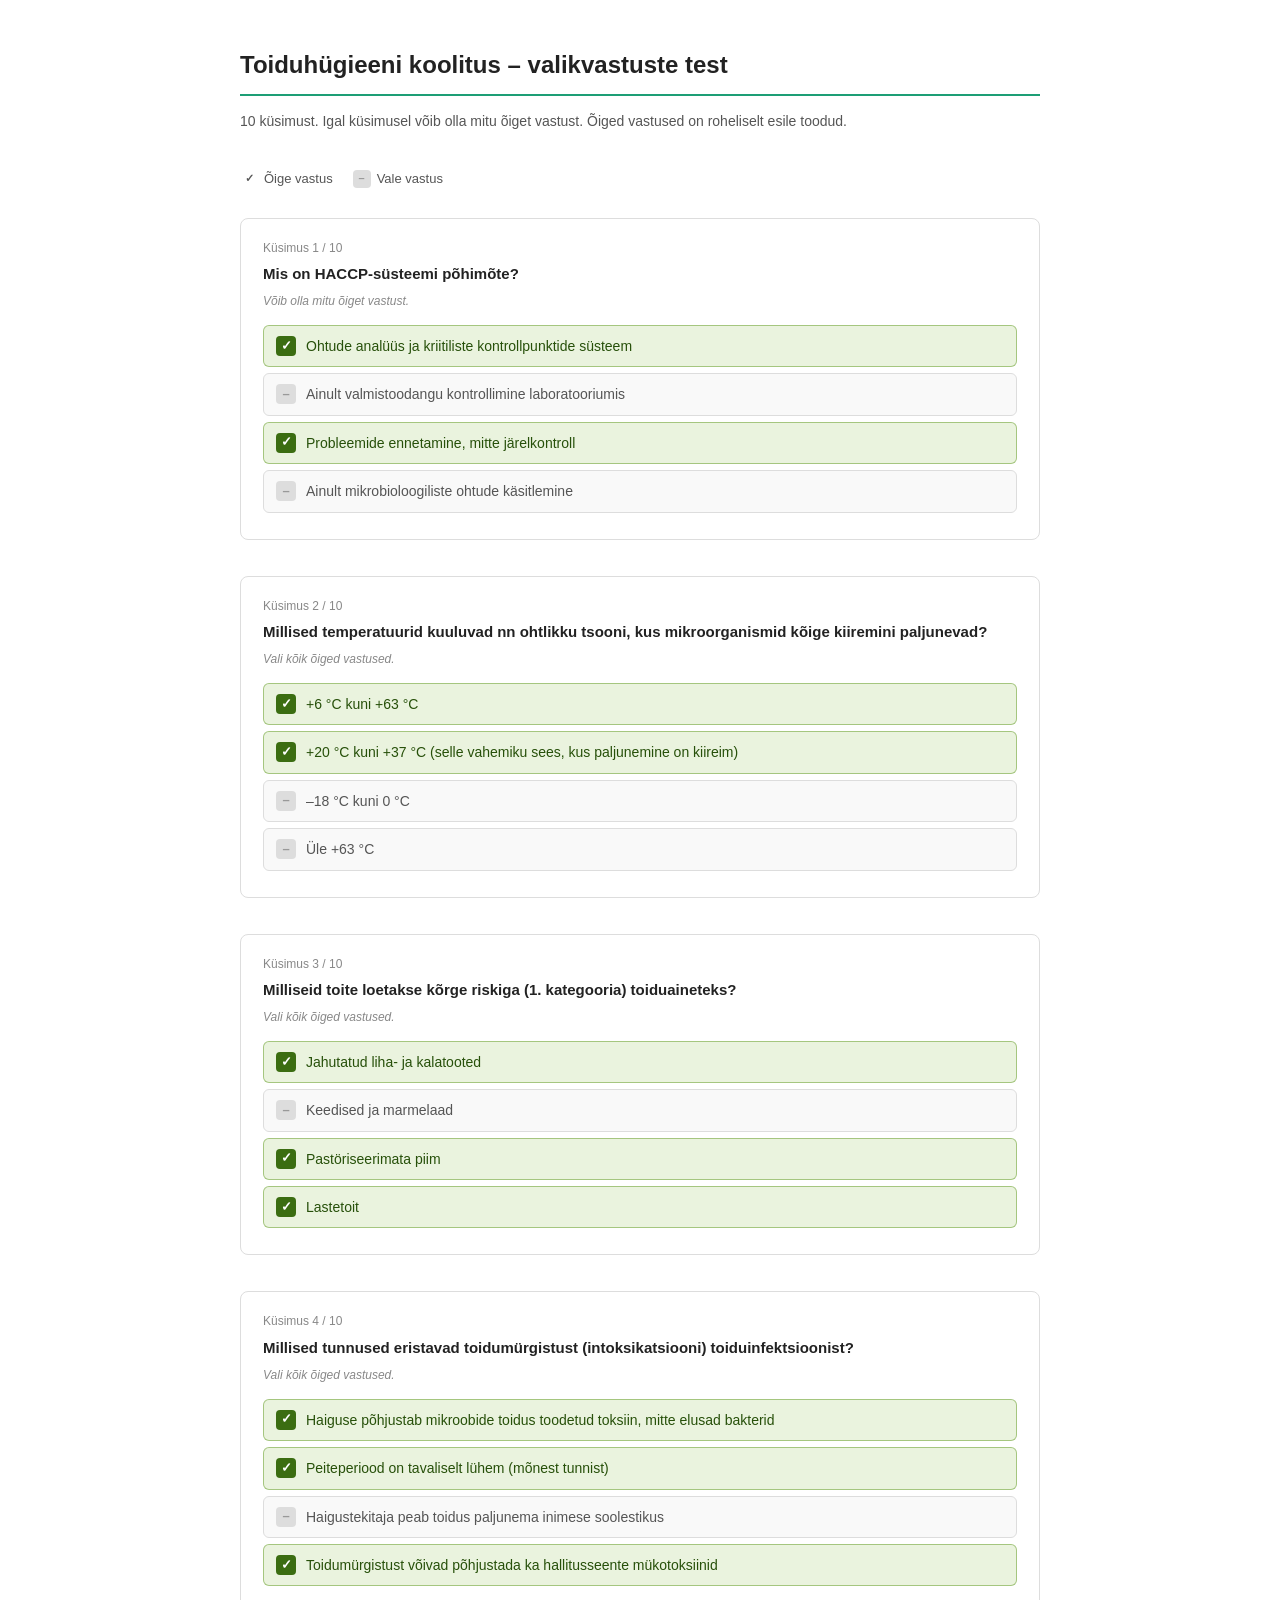
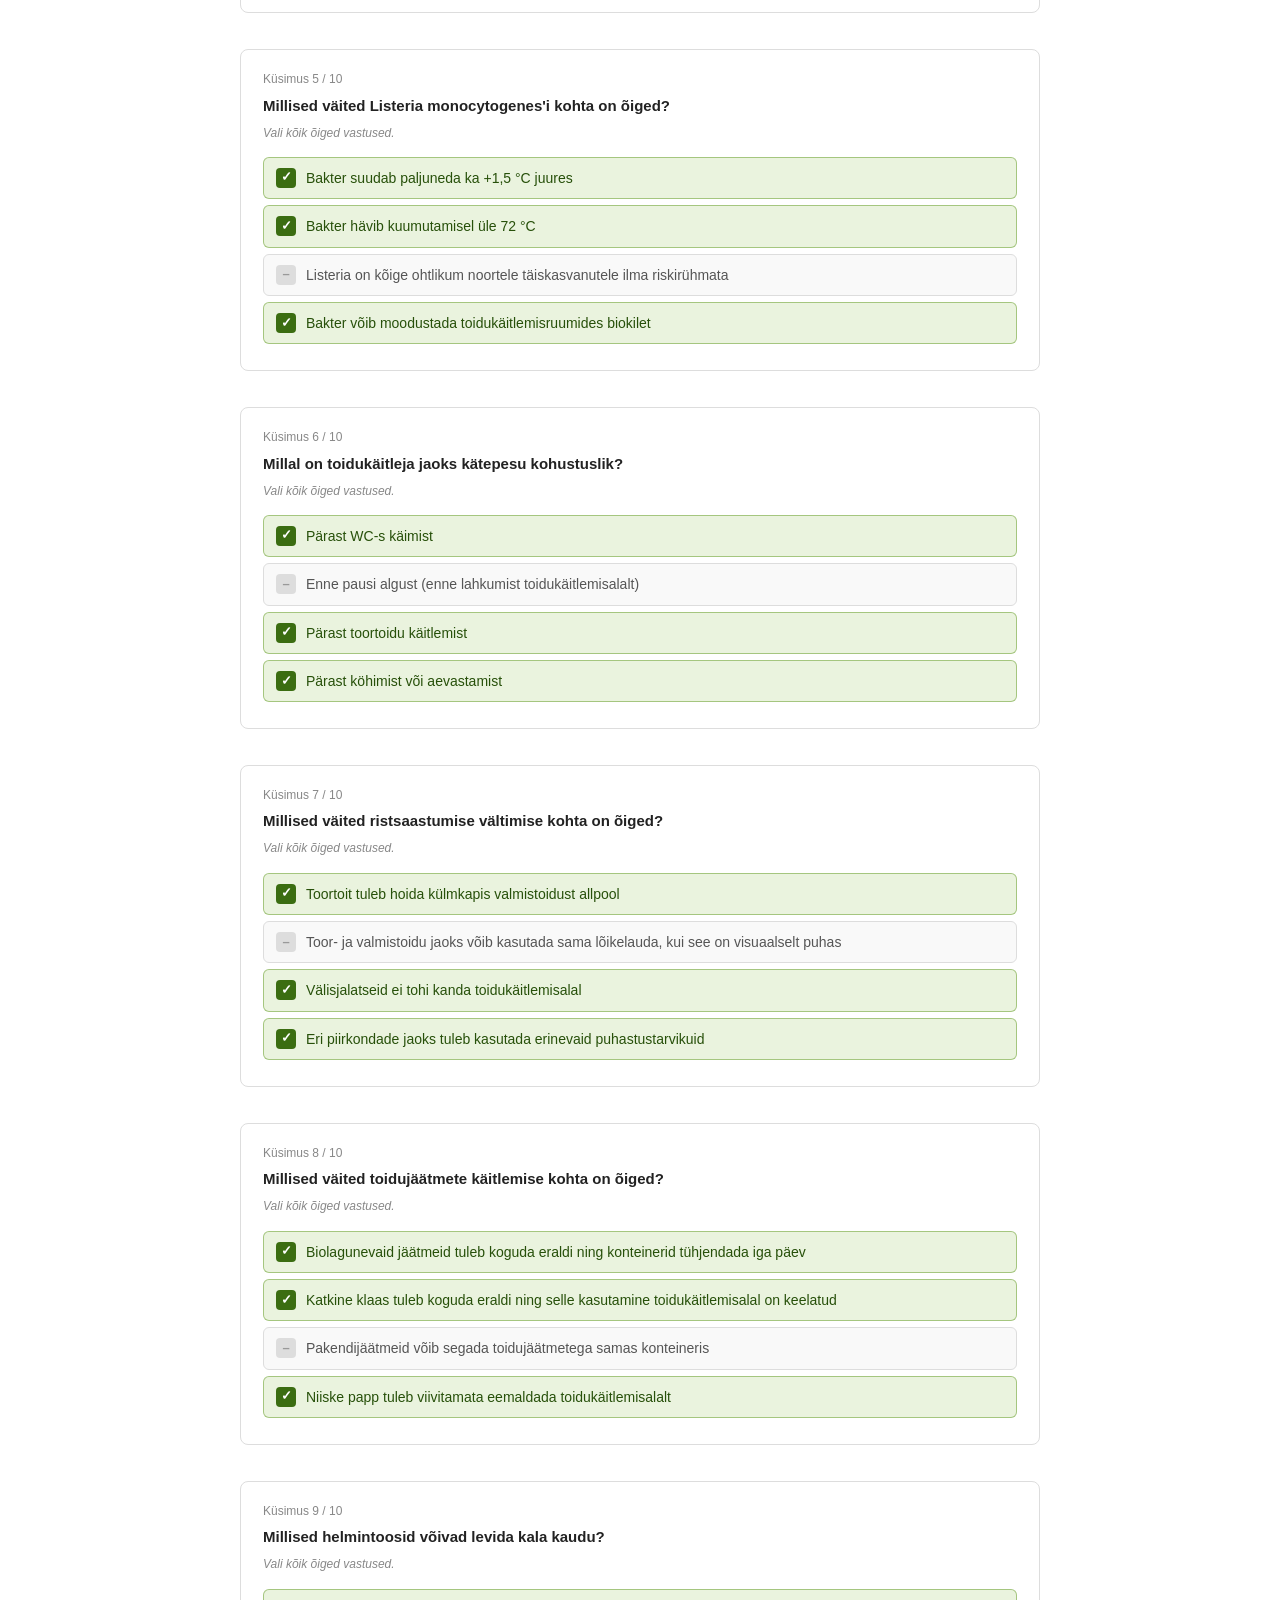
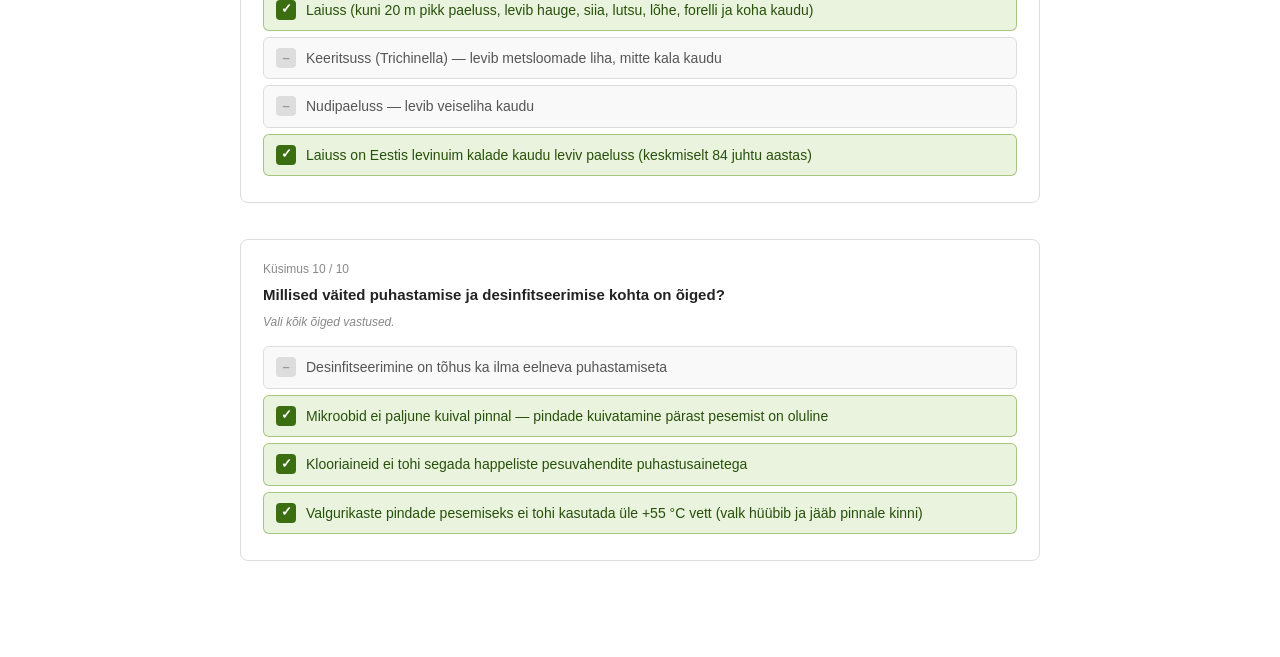
<file: toiduhygieen_test (1).html>
<!DOCTYPE html>
<html lang="et">
<head>
<meta charset="UTF-8" />
<meta name="viewport" content="width=device-width, initial-scale=1.0" />
<title>Toiduhügieeni koolitus – test</title>
<style>
  body {
    font-family: Arial, sans-serif;
    max-width: 800px;
    margin: 0 auto;
    padding: 30px 20px 60px;
    background: #fff;
    color: #222;
    line-height: 1.6;
  }
  h1 {
    font-size: 1.5em;
    border-bottom: 2px solid #1D9E75;
    padding-bottom: 10px;
    margin-bottom: 8px;
  }
  .intro {
    color: #555;
    font-size: 14px;
    margin-bottom: 36px;
  }
  .question {
    margin-bottom: 36px;
    border: 1px solid #ddd;
    border-radius: 8px;
    padding: 20px 22px;
    page-break-inside: avoid;
  }
  .q-num {
    font-size: 12px;
    color: #888;
    margin-bottom: 4px;
  }
  .q-text {
    font-size: 15px;
    font-weight: bold;
    margin-bottom: 6px;
  }
  .hint {
    font-size: 12px;
    color: #888;
    font-style: italic;
    margin-bottom: 14px;
  }
  .option {
    display: flex;
    align-items: flex-start;
    gap: 10px;
    padding: 9px 12px;
    border-radius: 6px;
    margin-bottom: 6px;
    font-size: 14px;
    border: 1px solid transparent;
  }
  .option.correct {
    background: #EAF3DE;
    border-color: #63992280;
    color: #27500A;
  }
  .option.wrong {
    background: #f9f9f9;
    border-color: #ddd;
    color: #555;
  }
  .marker {
    min-width: 20px;
    width: 20px;
    height: 20px;
    border-radius: 4px;
    display: flex;
    align-items: center;
    justify-content: center;
    font-size: 13px;
    font-weight: bold;
    margin-top: 1px;
  }
  .marker.ok {
    background: #3B6D11;
    color: #fff;
  }
  .marker.no {
    background: #ddd;
    color: #999;
  }
  .legend {
    display: flex;
    gap: 20px;
    margin-bottom: 28px;
    font-size: 13px;
    color: #555;
    align-items: center;
    flex-wrap: wrap;
  }
  .legend-item {
    display: flex;
    align-items: center;
    gap: 6px;
  }
  .legend-box {
    width: 18px;
    height: 18px;
    border-radius: 4px;
    display: flex;
    align-items: center;
    justify-content: center;
    font-size: 11px;
    font-weight: bold;
  }
  @media print {
    body { padding: 20px; }
    .question { page-break-inside: avoid; }
  }
</style>
</head>
<body>

<h1>Toiduhügieeni koolitus – valikvastuste test</h1>
<p class="intro">10 küsimust. Igal küsimusel võib olla mitu õiget vastust. Õiged vastused on roheliselt esile toodud.</p>

<div class="legend">
  <div class="legend-item">
    <div class="legend-box ok">✓</div>
    <span>Õige vastus</span>
  </div>
  <div class="legend-item">
    <div class="legend-box no" style="background:#ddd;color:#999;">–</div>
    <span>Vale vastus</span>
  </div>
</div>

<!-- Küsimus 1 -->
<div class="question">
  <div class="q-num">Küsimus 1 / 10</div>
  <div class="q-text">Mis on HACCP-süsteemi põhimõte?</div>
  <div class="hint">Võib olla mitu õiget vastust.</div>
  <div class="option correct">
    <div class="marker ok">✓</div>
    Ohtude analüüs ja kriitiliste kontrollpunktide süsteem
  </div>
  <div class="option wrong">
    <div class="marker no">–</div>
    Ainult valmistoodangu kontrollimine laboratooriumis
  </div>
  <div class="option correct">
    <div class="marker ok">✓</div>
    Probleemide ennetamine, mitte järelkontroll
  </div>
  <div class="option wrong">
    <div class="marker no">–</div>
    Ainult mikrobioloogiliste ohtude käsitlemine
  </div>
</div>

<!-- Küsimus 2 -->
<div class="question">
  <div class="q-num">Küsimus 2 / 10</div>
  <div class="q-text">Millised temperatuurid kuuluvad nn ohtlikku tsooni, kus mikroorganismid kõige kiiremini paljunevad?</div>
  <div class="hint">Vali kõik õiged vastused.</div>
  <div class="option correct">
    <div class="marker ok">✓</div>
    +6 °C kuni +63 °C
  </div>
  <div class="option correct">
    <div class="marker ok">✓</div>
    +20 °C kuni +37 °C (selle vahemiku sees, kus paljunemine on kiireim)
  </div>
  <div class="option wrong">
    <div class="marker no">–</div>
    –18 °C kuni 0 °C
  </div>
  <div class="option wrong">
    <div class="marker no">–</div>
    Üle +63 °C
  </div>
</div>

<!-- Küsimus 3 -->
<div class="question">
  <div class="q-num">Küsimus 3 / 10</div>
  <div class="q-text">Milliseid toite loetakse kõrge riskiga (1. kategooria) toiduaineteks?</div>
  <div class="hint">Vali kõik õiged vastused.</div>
  <div class="option correct">
    <div class="marker ok">✓</div>
    Jahutatud liha- ja kalatooted
  </div>
  <div class="option wrong">
    <div class="marker no">–</div>
    Keedised ja marmelaad
  </div>
  <div class="option correct">
    <div class="marker ok">✓</div>
    Pastöriseerimata piim
  </div>
  <div class="option correct">
    <div class="marker ok">✓</div>
    Lastetoit
  </div>
</div>

<!-- Küsimus 4 -->
<div class="question">
  <div class="q-num">Küsimus 4 / 10</div>
  <div class="q-text">Millised tunnused eristavad toidumürgistust (intoksikatsiooni) toiduinfektsioonist?</div>
  <div class="hint">Vali kõik õiged vastused.</div>
  <div class="option correct">
    <div class="marker ok">✓</div>
    Haiguse põhjustab mikroobide toidus toodetud toksiin, mitte elusad bakterid
  </div>
  <div class="option correct">
    <div class="marker ok">✓</div>
    Peiteperiood on tavaliselt lühem (mõnest tunnist)
  </div>
  <div class="option wrong">
    <div class="marker no">–</div>
    Haigustekitaja peab toidus paljunema inimese soolestikus
  </div>
  <div class="option correct">
    <div class="marker ok">✓</div>
    Toidumürgistust võivad põhjustada ka hallitusseente mükotoksiinid
  </div>
</div>

<!-- Küsimus 5 -->
<div class="question">
  <div class="q-num">Küsimus 5 / 10</div>
  <div class="q-text">Millised väited Listeria monocytogenes'i kohta on õiged?</div>
  <div class="hint">Vali kõik õiged vastused.</div>
  <div class="option correct">
    <div class="marker ok">✓</div>
    Bakter suudab paljuneda ka +1,5 °C juures
  </div>
  <div class="option correct">
    <div class="marker ok">✓</div>
    Bakter hävib kuumutamisel üle 72 °C
  </div>
  <div class="option wrong">
    <div class="marker no">–</div>
    Listeria on kõige ohtlikum noortele täiskasvanutele ilma riskirühmata
  </div>
  <div class="option correct">
    <div class="marker ok">✓</div>
    Bakter võib moodustada toidukäitlemisruumides biokilet
  </div>
</div>

<!-- Küsimus 6 -->
<div class="question">
  <div class="q-num">Küsimus 6 / 10</div>
  <div class="q-text">Millal on toidukäitleja jaoks kätepesu kohustuslik?</div>
  <div class="hint">Vali kõik õiged vastused.</div>
  <div class="option correct">
    <div class="marker ok">✓</div>
    Pärast WC-s käimist
  </div>
  <div class="option wrong">
    <div class="marker no">–</div>
    Enne pausi algust (enne lahkumist toidukäitlemisalalt)
  </div>
  <div class="option correct">
    <div class="marker ok">✓</div>
    Pärast toortoidu käitlemist
  </div>
  <div class="option correct">
    <div class="marker ok">✓</div>
    Pärast köhimist või aevastamist
  </div>
</div>

<!-- Küsimus 7 -->
<div class="question">
  <div class="q-num">Küsimus 7 / 10</div>
  <div class="q-text">Millised väited ristsaastumise vältimise kohta on õiged?</div>
  <div class="hint">Vali kõik õiged vastused.</div>
  <div class="option correct">
    <div class="marker ok">✓</div>
    Toortoit tuleb hoida külmkapis valmistoidust allpool
  </div>
  <div class="option wrong">
    <div class="marker no">–</div>
    Toor- ja valmistoidu jaoks võib kasutada sama lõikelauda, kui see on visuaalselt puhas
  </div>
  <div class="option correct">
    <div class="marker ok">✓</div>
    Välisjalatseid ei tohi kanda toidukäitlemisalal
  </div>
  <div class="option correct">
    <div class="marker ok">✓</div>
    Eri piirkondade jaoks tuleb kasutada erinevaid puhastustarvikuid
  </div>
</div>

<!-- Küsimus 8 -->
<div class="question">
  <div class="q-num">Küsimus 8 / 10</div>
  <div class="q-text">Millised väited toidujäätmete käitlemise kohta on õiged?</div>
  <div class="hint">Vali kõik õiged vastused.</div>
  <div class="option correct">
    <div class="marker ok">✓</div>
    Biolagunevaid jäätmeid tuleb koguda eraldi ning konteinerid tühjendada iga päev
  </div>
  <div class="option correct">
    <div class="marker ok">✓</div>
    Katkine klaas tuleb koguda eraldi ning selle kasutamine toidukäitlemisalal on keelatud
  </div>
  <div class="option wrong">
    <div class="marker no">–</div>
    Pakendijäätmeid võib segada toidujäätmetega samas konteineris
  </div>
  <div class="option correct">
    <div class="marker ok">✓</div>
    Niiske papp tuleb viivitamata eemaldada toidukäitlemisalalt
  </div>
</div>

<!-- Küsimus 9 -->
<div class="question">
  <div class="q-num">Küsimus 9 / 10</div>
  <div class="q-text">Millised helmintoosid võivad levida kala kaudu?</div>
  <div class="hint">Vali kõik õiged vastused.</div>
  <div class="option correct">
    <div class="marker ok">✓</div>
    Laiuss (kuni 20 m pikk paeluss, levib hauge, siia, lutsu, lõhe, forelli ja koha kaudu)
  </div>
  <div class="option wrong">
    <div class="marker no">–</div>
    Keeritsuss (Trichinella) — levib metsloomade liha, mitte kala kaudu
  </div>
  <div class="option wrong">
    <div class="marker no">–</div>
    Nudipaeluss — levib veiseliha kaudu
  </div>
  <div class="option correct">
    <div class="marker ok">✓</div>
    Laiuss on Eestis levinuim kalade kaudu leviv paeluss (keskmiselt 84 juhtu aastas)
  </div>
</div>

<!-- Küsimus 10 -->
<div class="question">
  <div class="q-num">Küsimus 10 / 10</div>
  <div class="q-text">Millised väited puhastamise ja desinfitseerimise kohta on õiged?</div>
  <div class="hint">Vali kõik õiged vastused.</div>
  <div class="option wrong">
    <div class="marker no">–</div>
    Desinfitseerimine on tõhus ka ilma eelneva puhastamiseta
  </div>
  <div class="option correct">
    <div class="marker ok">✓</div>
    Mikroobid ei paljune kuival pinnal — pindade kuivatamine pärast pesemist on oluline
  </div>
  <div class="option correct">
    <div class="marker ok">✓</div>
    Klooriaineid ei tohi segada happeliste pesuvahendite puhastusainetega
  </div>
  <div class="option correct">
    <div class="marker ok">✓</div>
    Valgurikaste pindade pesemiseks ei tohi kasutada üle +55 °C vett (valk hüübib ja jääb pinnale kinni)
  </div>
</div>

</body>
</html>
</file>
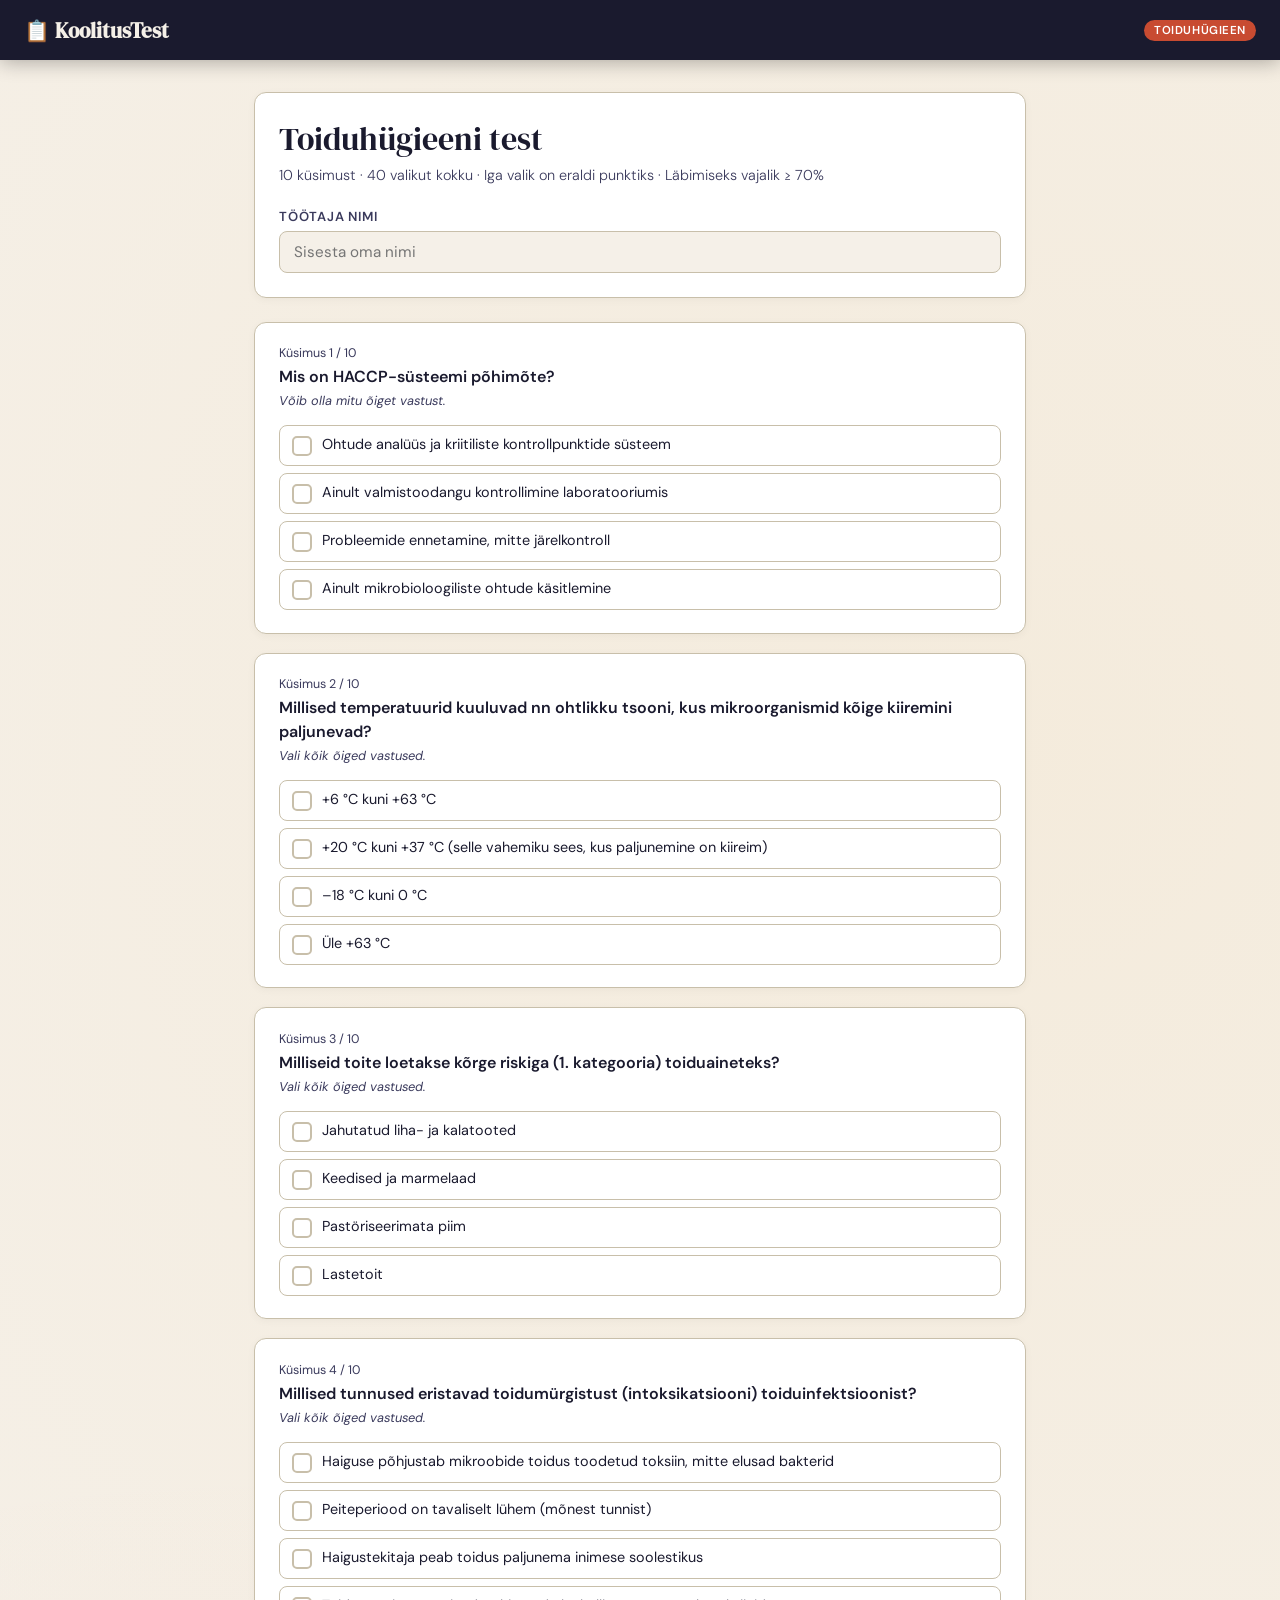
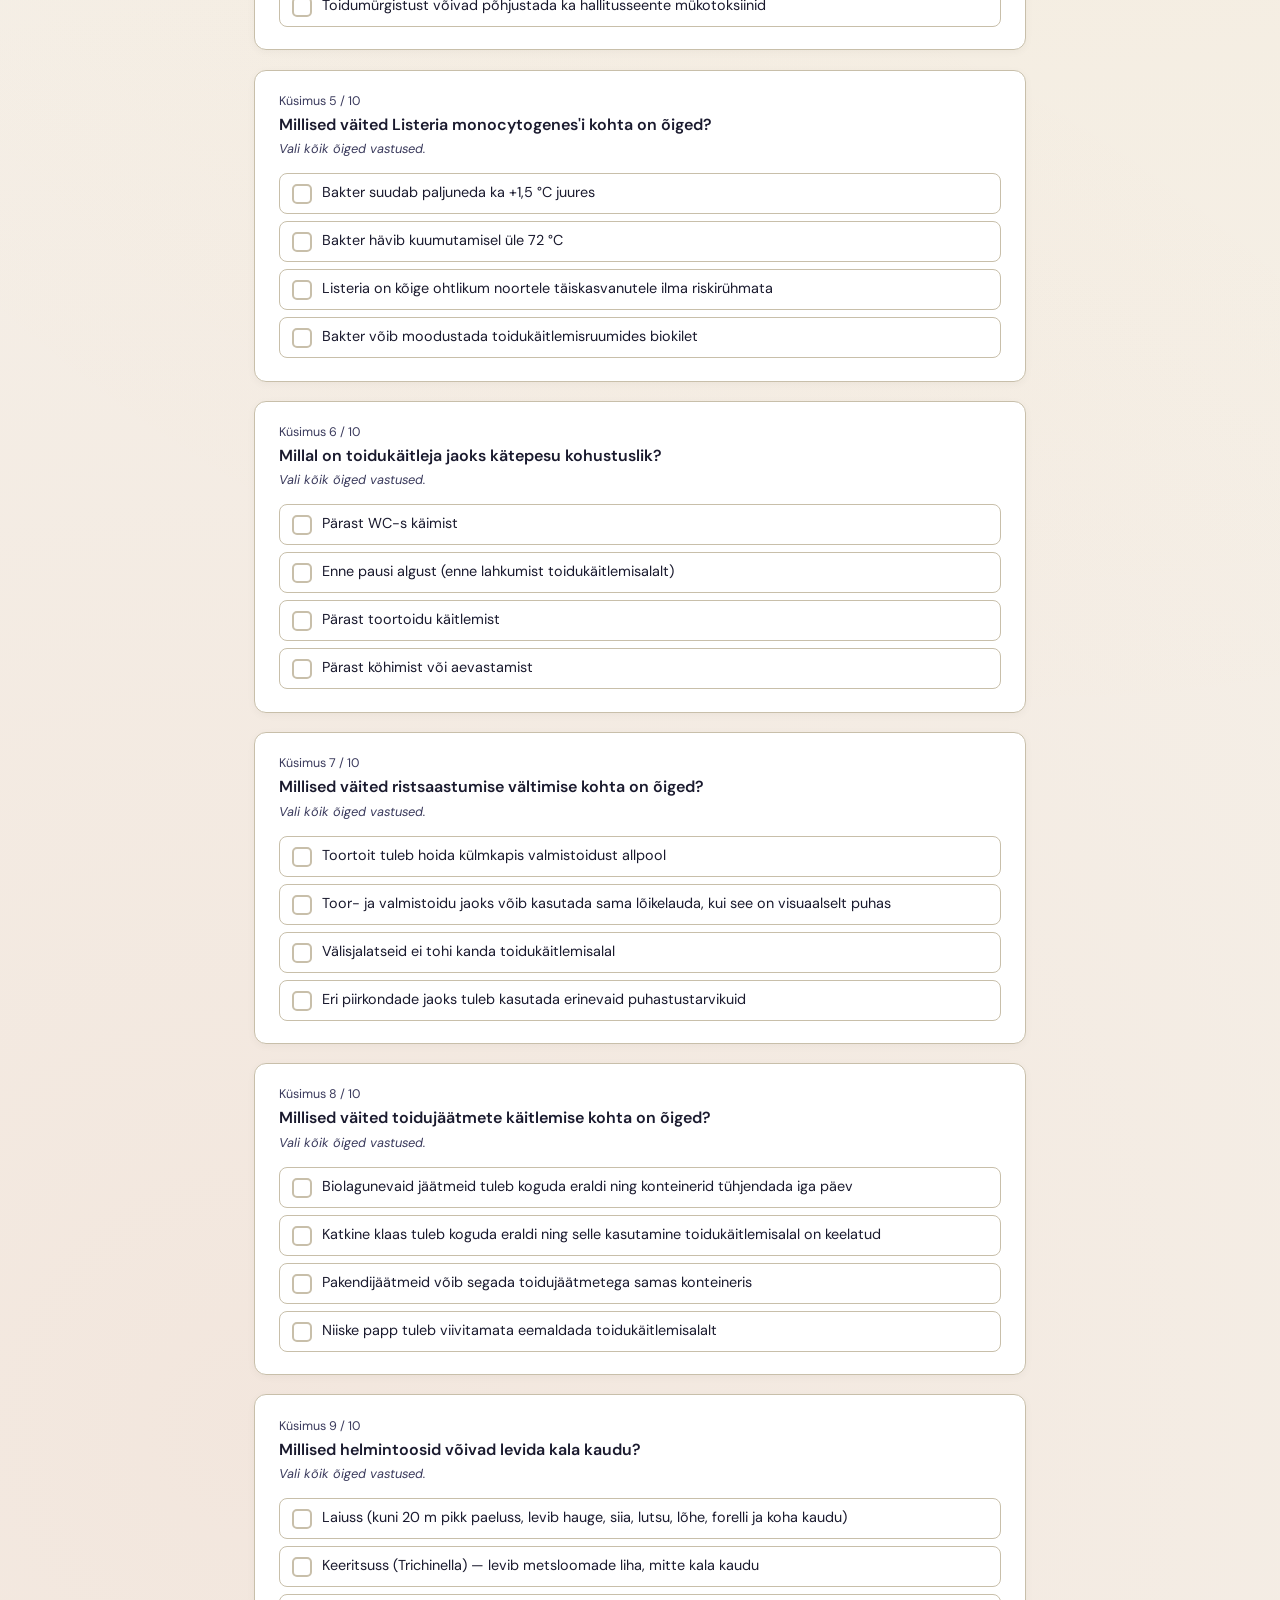
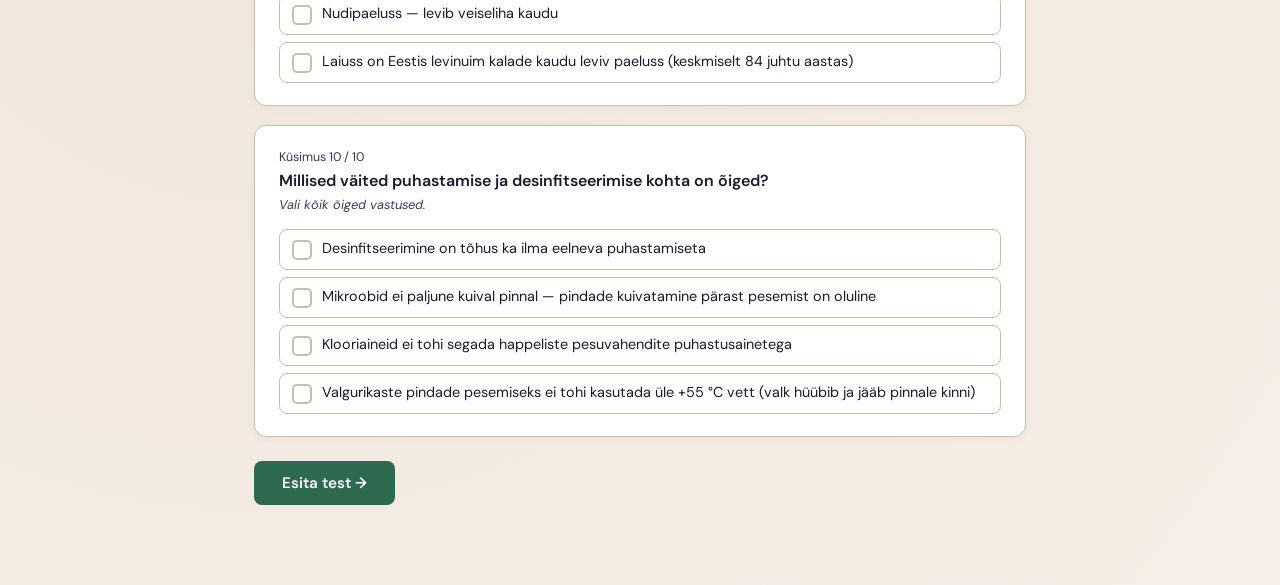
<file: toiduhygieen_test.html>
<!DOCTYPE html>
<html lang="et">
<head>
<meta charset="UTF-8">
<meta name="viewport" content="width=device-width, initial-scale=1.0">
<title>Toiduhügieeni test</title>
<link href="https://fonts.googleapis.com/css2?family=DM+Serif+Display:ital@0;1&family=DM+Sans:wght@300;400;500;600&display=swap" rel="stylesheet">
<style>
:root {
  --ink: #1a1a2e;
  --ink-light: #3a3a5c;
  --paper: #f5f0e8;
  --paper-dark: #ede7d9;
  --accent: #c84b31;
  --success: #2d6a4f;
  --success-bg: #d8f3dc;
  --fail-bg: #fde8e4;
  --border: #c8bfaa;
}
* { margin: 0; padding: 0; box-sizing: border-box; }
body {
  font-family: "DM Sans", sans-serif;
  background: var(--paper);
  color: var(--ink);
  min-height: 100vh;
  background-image:
    radial-gradient(circle at 20% 80%, rgba(200,75,49,.06) 0%, transparent 50%),
    radial-gradient(circle at 80% 20%, rgba(232,160,32,.06) 0%, transparent 50%);
}
header {
  background: var(--ink);
  color: var(--paper);
  padding: 0 1.5rem;
  height: 60px;
  display: flex;
  align-items: center;
  justify-content: space-between;
  position: sticky;
  top: 0;
  z-index: 100;
  box-shadow: 0 2px 20px rgba(0,0,0,.3);
}
header h1 {
  font-family: "DM Serif Display", serif;
  font-size: 1.3rem;
}
.badge {
  font-size: .72rem;
  font-weight: 600;
  background: var(--accent);
  color: #fff;
  padding: 3px 10px;
  border-radius: 20px;
  letter-spacing: .05em;
  text-transform: uppercase;
}
.wrap {
  max-width: 820px;
  margin: 0 auto;
  padding: 2rem 1.5rem 5rem;
}
@keyframes fadeUp {
  from { opacity: 0; transform: translateY(12px); }
  to   { opacity: 1; transform: none; }
}
.card {
  background: #fff;
  border: 1px solid var(--border);
  border-radius: 12px;
  padding: 1.5rem;
  margin-bottom: 1.5rem;
  box-shadow: 0 2px 8px rgba(0,0,0,.04);
  animation: fadeUp .4s ease both;
}
.intro-title {
  font-family: "DM Serif Display", serif;
  font-size: 2rem;
  margin-bottom: .3rem;
}
.intro-sub {
  color: var(--ink-light);
  font-size: .9rem;
  font-weight: 300;
  margin-bottom: 1.5rem;
}
.name-row {
  display: flex;
  flex-direction: column;
  gap: 6px;
}
.name-row label {
  font-size: .82rem;
  font-weight: 600;
  color: var(--ink-light);
  text-transform: uppercase;
  letter-spacing: .06em;
}
.name-row input {
  border: 1.5px solid var(--border);
  border-radius: 8px;
  padding: 10px 14px;
  font-family: "DM Sans", sans-serif;
  font-size: .95rem;
  color: var(--ink);
  background: var(--paper);
  outline: none;
  transition: border-color .2s, box-shadow .2s;
}
.name-row input:focus {
  border-color: var(--ink);
  box-shadow: 0 0 0 3px rgba(26,26,46,.08);
  background: #fff;
}
.q-card {
  background: #fff;
  border: 1px solid var(--border);
  border-radius: 12px;
  padding: 1.4rem 1.5rem;
  margin-bottom: 1.2rem;
  box-shadow: 0 2px 8px rgba(0,0,0,.04);
  animation: fadeUp .4s ease both;
  transition: border-color .3s;
}
.q-card.correct-card  { border-color: #63992280; }
.q-card.wrong-card    { border-color: #c84b3180; }
.q-meta {
  font-size: .78rem;
  color: var(--ink-light);
  margin-bottom: 4px;
}
.q-text {
  font-size: 1rem;
  font-weight: 600;
  margin-bottom: 4px;
  line-height: 1.45;
}
.q-hint {
  font-size: .8rem;
  color: var(--ink-light);
  font-style: italic;
  margin-bottom: 1rem;
}
.options { display: flex; flex-direction: column; gap: 7px; }
.opt-label {
  display: flex;
  align-items: flex-start;
  gap: 10px;
  padding: 9px 12px;
  border-radius: 8px;
  border: 1.5px solid var(--border);
  cursor: pointer;
  font-size: .9rem;
  transition: border-color .15s, background .15s;
  user-select: none;
}
.opt-label:hover { border-color: var(--ink-light); background: var(--paper); }
.opt-label input[type=checkbox] { display: none; }
.opt-box {
  width: 20px;
  height: 20px;
  min-width: 20px;
  border: 2px solid var(--border);
  border-radius: 5px;
  display: flex;
  align-items: center;
  justify-content: center;
  font-size: .75rem;
  font-weight: 700;
  transition: all .15s;
  margin-top: 1px;
}
.opt-label.selected .opt-box {
  background: var(--ink);
  border-color: var(--ink);
  color: #fff;
}
.opt-label.selected { border-color: var(--ink); background: var(--paper); }

/* After submission */
.opt-label.opt-correct {
  background: #eaf3de;
  border-color: #63992280;
  color: #27500a;
  cursor: default;
}
.opt-label.opt-correct .opt-box {
  background: #3b6d11;
  border-color: #3b6d11;
  color: #fff;
}
.opt-label.opt-wrong-sel {
  background: var(--fail-bg);
  border-color: #c84b3180;
  color: #7f1d1d;
  cursor: default;
}
.opt-label.opt-wrong-sel .opt-box {
  background: var(--accent);
  border-color: var(--accent);
  color: #fff;
}
.opt-label.opt-missed {
  background: #fff8e1;
  border-color: #f0b429;
  cursor: default;
}
.opt-label.opt-missed .opt-box {
  background: #f0b429;
  border-color: #f0b429;
  color: #fff;
}
.opt-label.opt-neutral {
  opacity: .7;
  cursor: default;
}
.q-result {
  display: none;
  margin-top: .8rem;
  font-size: .82rem;
  font-weight: 600;
  padding: 6px 10px;
  border-radius: 6px;
}
.q-result.ok  { display: block; background: var(--success-bg); color: var(--success); }
.q-result.err { display: block; background: var(--fail-bg); color: var(--accent); }

/* Submit button */
.btn {
  display: inline-flex;
  align-items: center;
  gap: 7px;
  padding: 12px 28px;
  border-radius: 8px;
  font-family: "DM Sans", sans-serif;
  font-weight: 600;
  font-size: .95rem;
  cursor: pointer;
  border: none;
  transition: all .2s;
}
.btn-success { background: var(--success); color: #fff; }
.btn-success:hover { opacity: .9; transform: translateY(-1px); }
.btn-outline {
  background: transparent;
  border: 1.5px solid var(--border);
  color: var(--ink);
}
.btn-outline:hover { border-color: var(--ink); background: var(--paper-dark); }
.btn:disabled { opacity: .45; cursor: not-allowed; transform: none !important; }
.btn-row { display: flex; gap: 10px; flex-wrap: wrap; margin-top: 1.5rem; }

/* Score panel */
#scorePanel {
  display: none;
  background: #fff;
  border: 2px solid var(--border);
  border-radius: 16px;
  padding: 2rem;
  margin-bottom: 2rem;
  text-align: center;
  animation: fadeUp .5s ease both;
}
#scorePanel.pass { border-color: #3b6d11; }
#scorePanel.fail { border-color: var(--accent); }
.score-icon { font-size: 3rem; margin-bottom: .5rem; }
.score-title {
  font-family: "DM Serif Display", serif;
  font-size: 1.8rem;
  margin-bottom: .3rem;
}
.score-num {
  font-size: 3.5rem;
  font-family: "DM Serif Display", serif;
  line-height: 1;
  margin: .5rem 0;
}
.score-num.pass-color { color: var(--success); }
.score-num.fail-color { color: var(--accent); }
.score-sub { color: var(--ink-light); font-size: .9rem; margin-bottom: 1.2rem; }
.score-verdict {
  display: inline-block;
  padding: 6px 20px;
  border-radius: 20px;
  font-weight: 600;
  font-size: .9rem;
  margin-bottom: 1rem;
}
.score-verdict.pass { background: var(--success-bg); color: var(--success); }
.score-verdict.fail { background: var(--fail-bg); color: var(--accent); }
.progress-bar-wrap {
  background: var(--paper-dark);
  border-radius: 10px;
  height: 10px;
  margin: .8rem 0 1.2rem;
  overflow: hidden;
}
.progress-bar {
  height: 100%;
  border-radius: 10px;
  transition: width .8s ease;
}
.progress-bar.pass { background: var(--success); }
.progress-bar.fail { background: var(--accent); }

.legend {
  display: flex;
  gap: 16px;
  flex-wrap: wrap;
  font-size: .8rem;
  color: var(--ink-light);
  margin-bottom: 1.5rem;
}
.legend-item { display: flex; align-items: center; gap: 6px; }
.legend-box {
  width: 16px; height: 16px;
  border-radius: 4px;
  display: flex; align-items: center; justify-content: center;
  font-size: .65rem; font-weight: 700;
}

@media (max-width: 600px) {
  .wrap { padding: 1rem 1rem 4rem; }
  .intro-title { font-size: 1.6rem; }
}
@media print {
  header { display: none; }
  body { background: #fff; }
  .btn-row { display: none; }
  #scorePanel { border: 2px solid #ccc !important; }
}
</style>
</head>
<body>

<header>
  <h1>📋 KoolitusTest</h1>
  <span class="badge">Toiduhügieen</span>
</header>

<div class="wrap">

  <!-- Intro -->
  <div class="card">
    <p class="intro-title">Toiduhügieeni test</p>
    <p class="intro-sub">10 küsimust · 40 valikut kokku · Iga valik on eraldi punktiks · Läbimiseks vajalik ≥ 70%</p>
    <div class="name-row">
      <label for="empName">Töötaja nimi</label>
      <input type="text" id="empName" placeholder="Sisesta oma nimi" autocomplete="name">
    </div>
  </div>

  <!-- Score panel (hidden until submit) -->
  <div id="scorePanel">
    <div class="score-icon" id="scoreIcon"></div>
    <div class="score-title" id="scoreTitle"></div>
    <div class="score-num" id="scoreNum"></div>
    <div class="progress-bar-wrap">
      <div class="progress-bar" id="progressBar" style="width:0%"></div>
    </div>
    <div class="score-sub" id="scoreSub"></div>
    <div class="score-verdict" id="scoreVerdict"></div>
    <div style="margin-top:1rem;display:flex;gap:10px;justify-content:center;flex-wrap:wrap">
      <button class="btn btn-outline" onclick="window.print()">🖨 Prindi tulemus</button>
      <button class="btn btn-outline" onclick="resetTest()">↺ Tee uuesti</button>
    </div>
  </div>

  <!-- Legend -->
  <div class="legend" id="legend" style="display:none">
    <div class="legend-item">
      <div class="legend-box" style="background:#3b6d11;color:#fff">✓</div>
      <span>Õige vastus</span>
    </div>
    <div class="legend-item">
      <div class="legend-box" style="background:var(--accent);color:#fff">✗</div>
      <span>Vale valik</span>
    </div>
    <div class="legend-item">
      <div class="legend-box" style="background:#f0b429;color:#fff">!</div>
      <span>Märkimata õige vastus</span>
    </div>
  </div>

  <!-- Questions -->
  <div id="questions"></div>

  <!-- Submit row -->
  <div class="btn-row" id="submitRow">
    <button class="btn btn-success" id="btnSubmit" onclick="submitTest()">Esita test →</button>
  </div>

</div>

<script>
const PASS_THRESHOLD = 70;

const questions = [
  {
    text: "Mis on HACCP-süsteemi põhimõte?",
    hint: "Võib olla mitu õiget vastust.",
    options: [
      { text: "Ohtude analüüs ja kriitiliste kontrollpunktide süsteem", correct: true },
      { text: "Ainult valmistoodangu kontrollimine laboratooriumis", correct: false },
      { text: "Probleemide ennetamine, mitte järelkontroll", correct: true },
      { text: "Ainult mikrobioloogiliste ohtude käsitlemine", correct: false }
    ]
  },
  {
    text: "Millised temperatuurid kuuluvad nn ohtlikku tsooni, kus mikroorganismid kõige kiiremini paljunevad?",
    hint: "Vali kõik õiged vastused.",
    options: [
      { text: "+6 °C kuni +63 °C", correct: true },
      { text: "+20 °C kuni +37 °C (selle vahemiku sees, kus paljunemine on kiireim)", correct: true },
      { text: "–18 °C kuni 0 °C", correct: false },
      { text: "Üle +63 °C", correct: false }
    ]
  },
  {
    text: "Milliseid toite loetakse kõrge riskiga (1. kategooria) toiduaineteks?",
    hint: "Vali kõik õiged vastused.",
    options: [
      { text: "Jahutatud liha- ja kalatooted", correct: true },
      { text: "Keedised ja marmelaad", correct: false },
      { text: "Pastöriseerimata piim", correct: true },
      { text: "Lastetoit", correct: true }
    ]
  },
  {
    text: "Millised tunnused eristavad toidumürgistust (intoksikatsiooni) toiduinfektsioonist?",
    hint: "Vali kõik õiged vastused.",
    options: [
      { text: "Haiguse põhjustab mikroobide toidus toodetud toksiin, mitte elusad bakterid", correct: true },
      { text: "Peiteperiood on tavaliselt lühem (mõnest tunnist)", correct: true },
      { text: "Haigustekitaja peab toidus paljunema inimese soolestikus", correct: false },
      { text: "Toidumürgistust võivad põhjustada ka hallitusseente mükotoksiinid", correct: true }
    ]
  },
  {
    text: "Millised väited Listeria monocytogenes'i kohta on õiged?",
    hint: "Vali kõik õiged vastused.",
    options: [
      { text: "Bakter suudab paljuneda ka +1,5 °C juures", correct: true },
      { text: "Bakter hävib kuumutamisel üle 72 °C", correct: true },
      { text: "Listeria on kõige ohtlikum noortele täiskasvanutele ilma riskirühmata", correct: false },
      { text: "Bakter võib moodustada toidukäitlemisruumides biokilet", correct: true }
    ]
  },
  {
    text: "Millal on toidukäitleja jaoks kätepesu kohustuslik?",
    hint: "Vali kõik õiged vastused.",
    options: [
      { text: "Pärast WC-s käimist", correct: true },
      { text: "Enne pausi algust (enne lahkumist toidukäitlemisalalt)", correct: false },
      { text: "Pärast toortoidu käitlemist", correct: true },
      { text: "Pärast köhimist või aevastamist", correct: true }
    ]
  },
  {
    text: "Millised väited ristsaastumise vältimise kohta on õiged?",
    hint: "Vali kõik õiged vastused.",
    options: [
      { text: "Toortoit tuleb hoida külmkapis valmistoidust allpool", correct: true },
      { text: "Toor- ja valmistoidu jaoks võib kasutada sama lõikelauda, kui see on visuaalselt puhas", correct: false },
      { text: "Välisjalatseid ei tohi kanda toidukäitlemisalal", correct: true },
      { text: "Eri piirkondade jaoks tuleb kasutada erinevaid puhastustarvikuid", correct: true }
    ]
  },
  {
    text: "Millised väited toidujäätmete käitlemise kohta on õiged?",
    hint: "Vali kõik õiged vastused.",
    options: [
      { text: "Biolagunevaid jäätmeid tuleb koguda eraldi ning konteinerid tühjendada iga päev", correct: true },
      { text: "Katkine klaas tuleb koguda eraldi ning selle kasutamine toidukäitlemisalal on keelatud", correct: true },
      { text: "Pakendijäätmeid võib segada toidujäätmetega samas konteineris", correct: false },
      { text: "Niiske papp tuleb viivitamata eemaldada toidukäitlemisalalt", correct: true }
    ]
  },
  {
    text: "Millised helmintoosid võivad levida kala kaudu?",
    hint: "Vali kõik õiged vastused.",
    options: [
      { text: "Laiuss (kuni 20 m pikk paeluss, levib hauge, siia, lutsu, lõhe, forelli ja koha kaudu)", correct: true },
      { text: "Keeritsuss (Trichinella) — levib metsloomade liha, mitte kala kaudu", correct: false },
      { text: "Nudipaeluss — levib veiseliha kaudu", correct: false },
      { text: "Laiuss on Eestis levinuim kalade kaudu leviv paeluss (keskmiselt 84 juhtu aastas)", correct: true }
    ]
  },
  {
    text: "Millised väited puhastamise ja desinfitseerimise kohta on õiged?",
    hint: "Vali kõik õiged vastused.",
    options: [
      { text: "Desinfitseerimine on tõhus ka ilma eelneva puhastamiseta", correct: false },
      { text: "Mikroobid ei paljune kuival pinnal — pindade kuivatamine pärast pesemist on oluline", correct: true },
      { text: "Klooriaineid ei tohi segada happeliste pesuvahendite puhastusainetega", correct: true },
      { text: "Valgurikaste pindade pesemiseks ei tohi kasutada üle +55 °C vett (valk hüübib ja jääb pinnale kinni)", correct: true }
    ]
  }
];

// Build questions HTML
function buildQuestions() {
  const container = document.getElementById("questions");
  container.innerHTML = "";
  questions.forEach((q, qi) => {
    const card = document.createElement("div");
    card.className = "q-card";
    card.id = "q" + qi;

    const opts = q.options.map((o, oi) => `
      <label class="opt-label" id="opt-${qi}-${oi}" onclick="toggleOpt(${qi},${oi})">
        <input type="checkbox" id="cb-${qi}-${oi}">
        <div class="opt-box" id="box-${qi}-${oi}"></div>
        <span>${o.text}</span>
      </label>
    `).join("");

    card.innerHTML = `
      <div class="q-meta">Küsimus ${qi+1} / ${questions.length}</div>
      <div class="q-text">${q.text}</div>
      <div class="q-hint">${q.hint}</div>
      <div class="options">${opts}</div>
      <div class="q-result" id="qr-${qi}"></div>
    `;
    container.appendChild(card);
  });
}

function toggleOpt(qi, oi) {
  if (document.getElementById("btnSubmit").disabled) return;
  const cb = document.getElementById("cb-"+qi+"-"+oi);
  const lbl = document.getElementById("opt-"+qi+"-"+oi);
  const box = document.getElementById("box-"+qi+"-"+oi);
  cb.checked = !cb.checked;
  if (cb.checked) {
    lbl.classList.add("selected");
    box.textContent = "✓";
  } else {
    lbl.classList.remove("selected");
    box.textContent = "";
  }
}

function submitTest() {
  const name = document.getElementById("empName").value.trim();
  if (!name) {
    document.getElementById("empName").focus();
    document.getElementById("empName").style.borderColor = "var(--accent)";
    setTimeout(() => document.getElementById("empName").style.borderColor = "", 1500);
    return;
  }

  // Uus loogika: iga valik on eraldi punkt (40 kokku)
  let totalOptions = 0;
  let correctOptions = 0;

  questions.forEach((q, qi) => {
    const selected = q.options.map((_, oi) => document.getElementById("cb-"+qi+"-"+oi).checked);
    let qCorrect = 0;

    // Style options + count per-option score
    q.options.forEach((o, oi) => {
      totalOptions++;
      const lbl = document.getElementById("opt-"+qi+"-"+oi);
      const box = document.getElementById("box-"+qi+"-"+oi);
      lbl.classList.remove("selected");
      lbl.style.pointerEvents = "none";

      const optionRight = (o.correct === selected[oi]);
      if (optionRight) {
        correctOptions++;
        qCorrect++;
      }

      if (o.correct && selected[oi]) {
        lbl.className = "opt-label opt-correct";
        box.textContent = "✓";
      } else if (!o.correct && selected[oi]) {
        lbl.className = "opt-label opt-wrong-sel";
        box.textContent = "✗";
      } else if (o.correct && !selected[oi]) {
        lbl.className = "opt-label opt-missed";
        box.textContent = "!";
      } else {
        lbl.className = "opt-label opt-neutral";
        box.textContent = "";
      }
    });

    // Question result label — näita mitu valikut õige
    const qr = document.getElementById("qr-"+qi);
    const card = document.getElementById("q"+qi);
    const qTotal = q.options.length;
    if (qCorrect === qTotal) {
      qr.className = "q-result ok";
      qr.textContent = "✓ Kõik õige (" + qCorrect + "/" + qTotal + ")";
      card.classList.add("correct-card");
    } else {
      qr.className = "q-result err";
      qr.textContent = "✗ " + qCorrect + "/" + qTotal + " valikut õige — kontrolli rohelisi vastuseid";
      card.classList.add("wrong-card");
    }
  });

  const pct = Math.round(correctOptions / totalOptions * 100);
  const pass = pct >= PASS_THRESHOLD;

  // Show score panel
  const panel = document.getElementById("scorePanel");
  panel.style.display = "block";
  panel.className = pass ? "pass" : "fail";
  document.getElementById("scoreIcon").textContent = pass ? "🎉" : "📋";
  document.getElementById("scoreTitle").textContent = name;
  document.getElementById("scoreNum").textContent = correctOptions + " / " + totalOptions;
  document.getElementById("scoreNum").className = "score-num " + (pass ? "pass-color" : "fail-color");
  document.getElementById("scoreSub").textContent = pct + "% valikutest õige · Läbimislävi: " + PASS_THRESHOLD + "%";
  const verdict = document.getElementById("scoreVerdict");
  verdict.className = "score-verdict " + (pass ? "pass" : "fail");
  verdict.textContent = pass ? "✓ TEST LÄBITUD" : "✗ TEST LÄBIMATA";

  const bar = document.getElementById("progressBar");
  bar.className = "progress-bar " + (pass ? "pass" : "fail");
  setTimeout(() => { bar.style.width = pct + "%"; }, 50);

  // Show legend
  document.getElementById("legend").style.display = "flex";

  // Disable submit
  document.getElementById("btnSubmit").disabled = true;

  // Scroll to score
  panel.scrollIntoView({ behavior: "smooth", block: "start" });
}

function resetTest() {
  document.getElementById("empName").value = "";
  document.getElementById("scorePanel").style.display = "none";
  document.getElementById("legend").style.display = "none";
  document.getElementById("btnSubmit").disabled = false;
  buildQuestions();
  window.scrollTo({ top: 0, behavior: "smooth" });
}

buildQuestions();
</script>
</body>
</html>
</file>
<file: styles.css>
:root{--ink:#1a1a2e;--ink-light:#3a3a5c;--paper:#f5f0e8;--paper-dark:#ede7d9;--accent:#c84b31;--accent-light:#e8705a;--success:#2d6a4f;--success-bg:#d8f3dc;--fail:#c84b31;--fail-bg:#fde8e4;--border:#c8bfaa;}
*{margin:0;padding:0;box-sizing:border-box;}
body{font-family:"DM Sans",sans-serif;background:var(--paper);color:var(--ink);min-height:100vh;background-image:radial-gradient(circle at 20% 80%,rgba(200,75,49,.06) 0%,transparent 50%),radial-gradient(circle at 80% 20%,rgba(232,160,32,.06) 0%,transparent 50%);}
.site-header{background:var(--ink);color:var(--paper);padding:0 1.5rem;display:flex;align-items:center;justify-content:space-between;height:60px;position:sticky;top:0;z-index:100;box-shadow:0 2px 20px rgba(0,0,0,.3);}
.site-header h1{font-family:"DM Serif Display",serif;font-size:1.3rem;}
.header-right{display:flex;align-items:center;gap:10px;}
.badge{font-size:.72rem;font-weight:600;background:var(--accent);color:#fff;padding:3px 10px;border-radius:20px;letter-spacing:.05em;text-transform:uppercase;}
.lang-switcher{display:flex;gap:4px;}
.lang-btn{background:rgba(255,255,255,.12);border:1px solid rgba(255,255,255,.2);color:var(--paper);border-radius:6px;padding:4px 9px;font-size:.78rem;font-weight:600;cursor:pointer;transition:all .2s;font-family:"DM Sans",sans-serif;}
.lang-btn:hover{background:rgba(255,255,255,.22);}
.lang-btn.active{background:#fff;color:var(--ink);}
.app{max-width:880px;margin:0 auto;padding:2rem 1.5rem 4rem;}
@keyframes fadeUp{from{opacity:0;transform:translateY(14px)}to{opacity:1;transform:none}}
.card{background:#fff;border:1px solid var(--border);border-radius:12px;padding:1.5rem;margin-bottom:1.5rem;box-shadow:0 2px 8px rgba(0,0,0,.04);animation:fadeUp .4s ease both;}
.card-title{font-family:"DM Serif Display",serif;font-size:1.1rem;margin-bottom:1rem;color:var(--ink);display:flex;align-items:center;gap:8px;}
.card-title .num{display:inline-flex;align-items:center;justify-content:center;width:26px;height:26px;background:var(--ink);color:#fff;border-radius:50%;font-size:.8rem;font-weight:600;flex-shrink:0;}
.panel-title{font-family:"DM Serif Display",serif;font-size:2rem;margin-bottom:.3rem;}
.panel-sub{color:var(--ink-light);font-size:.9rem;margin-bottom:2rem;font-weight:300;}
label{display:block;font-size:.82rem;font-weight:600;color:var(--ink-light);text-transform:uppercase;letter-spacing:.06em;margin-bottom:6px;margin-top:14px;}
label:first-child{margin-top:0;}
input[type=text],input[type=number],input[type=email],textarea{width:100%;border:1.5px solid var(--border);border-radius:8px;padding:10px 14px;font-family:"DM Sans",sans-serif;font-size:.93rem;color:var(--ink);background:var(--paper);transition:border-color .2s,box-shadow .2s;outline:none;}
input[type=text]:focus,input[type=number]:focus,input[type=email]:focus,textarea:focus{border-color:var(--ink);box-shadow:0 0 0 3px rgba(26,26,46,.08);background:#fff;}
textarea{resize:vertical;min-height:70px;}
.threshold-row{display:flex;align-items:center;gap:12px;flex-wrap:wrap;}
.threshold-row input[type=number]{width:90px;flex-shrink:0;}
.threshold-display{font-family:"DM Serif Display",serif;font-size:1.4rem;color:var(--accent);}
.btn{display:inline-flex;align-items:center;gap:7px;padding:11px 22px;border-radius:8px;font-family:"DM Sans",sans-serif;font-weight:600;font-size:.9rem;cursor:pointer;border:none;transition:all .2s;}
.btn:disabled{opacity:.5;cursor:not-allowed;transform:none!important;}
.btn-primary{background:var(--ink);color:#fff;}
.btn-primary:hover:not(:disabled){background:var(--ink-light);transform:translateY(-1px);box-shadow:0 4px 14px rgba(0,0,0,.18);}
.btn-accent{background:var(--accent);color:#fff;}
.btn-accent:hover:not(:disabled){background:var(--accent-light);transform:translateY(-1px);box-shadow:0 4px 14px rgba(200,75,49,.3);}
.btn-success{background:var(--success);color:#fff;}
.btn-success:hover:not(:disabled){opacity:.9;transform:translateY(-1px);}
.btn-outline{background:transparent;border:1.5px solid var(--border);color:var(--ink);}
.btn-outline:hover:not(:disabled){border-color:var(--ink);background:var(--paper-dark);}
.btn-danger{background:#7f1d1d;color:#fff;}
.btn-danger:hover:not(:disabled){background:#991b1b;transform:translateY(-1px);}
.btn-sm{padding:8px 16px;font-size:.82rem;}
.actions-row{display:flex;gap:10px;flex-wrap:wrap;margin-top:1rem;}
.divider{height:1px;background:linear-gradient(90deg,transparent,var(--border),transparent);margin:2rem 0;}
.questions-list{display:flex;flex-direction:column;gap:1rem;}
.q-item{background:var(--paper);border:1.5px solid var(--border);border-radius:10px;padding:1.2rem;}
.q-item-header{display:flex;justify-content:space-between;align-items:flex-start;gap:8px;margin-bottom:10px;}
.q-num{font-family:"DM Serif Display",serif;font-size:.9rem;color:var(--ink-light);padding-top:2px;}
.btn-icon{background:none;border:none;cursor:pointer;color:var(--accent);font-size:1.1rem;padding:4px;border-radius:4px;transition:background .15s;}
.btn-icon:hover{background:var(--fail-bg);}
.options-list{display:flex;flex-direction:column;gap:6px;margin-top:8px;}
.option-row{display:flex;align-items:center;gap:8px;}
.option-row input[type=text]{flex:1;padding:8px 12px;}
.option-correct-btn{width:32px;height:32px;border:2px solid var(--border);border-radius:50%;background:#fff;cursor:pointer;display:flex;align-items:center;justify-content:center;font-size:.9rem;transition:all .2s;flex-shrink:0;}
.option-correct-btn.correct{border-color:var(--success);background:var(--success-bg);color:var(--success);}
.btn-add-option{background:none;border:1.5px dashed var(--border);border-radius:8px;padding:7px 12px;font-size:.82rem;color:var(--ink-light);cursor:pointer;transition:all .2s;font-family:"DM Sans",sans-serif;margin-top:4px;}
.btn-add-option:hover{border-color:var(--ink);color:var(--ink);background:var(--paper-dark);}
.test-list{display:flex;flex-direction:column;gap:.75rem;}
.test-row{display:flex;align-items:center;gap:12px;background:var(--paper);border:1.5px solid var(--border);border-radius:10px;padding:12px 14px;transition:border-color .2s;}
.test-row:hover{border-color:var(--ink-light);}
.test-row-info{flex:1;min-width:0;}
.test-row-name{font-weight:600;font-size:.95rem;white-space:nowrap;overflow:hidden;text-overflow:ellipsis;}
.test-row-meta{font-size:.78rem;color:var(--ink-light);margin-top:2px;}
.test-row-actions{display:flex;gap:6px;flex-shrink:0;}
.empty-state{text-align:center;padding:2rem;color:var(--ink-light);font-size:.9rem;border:2px dashed var(--border);border-radius:10px;}
.toast{position:fixed;bottom:1.5rem;right:1.5rem;background:var(--ink);color:#fff;padding:12px 20px;border-radius:10px;font-size:.88rem;box-shadow:0 4px 20px rgba(0,0,0,.25);z-index:9999;animation:fadeUp .3s ease both;max-width:320px;}
.toast.success{background:var(--success);}
.toast.error{background:#c84b31;}
@media(max-width:600px){.app{padding:1rem 1rem 3rem;}.panel-title{font-size:1.6rem;}}
/* LOGIN OVERLAY */
#loginOverlay{position:fixed;inset:0;background:var(--paper);z-index:9999;display:flex;align-items:center;justify-content:center;background-image:radial-gradient(circle at 20% 80%,rgba(200,75,49,.06) 0%,transparent 50%),radial-gradient(circle at 80% 20%,rgba(232,160,32,.06) 0%,transparent 50%);}
.login-box{background:#fff;border:1px solid var(--border);border-radius:16px;padding:2.5rem 2rem;width:100%;max-width:380px;box-shadow:0 8px 32px rgba(0,0,0,.10);text-align:center;}
.login-logo{font-family:"DM Serif Display",serif;font-size:1.4rem;margin-bottom:.3rem;}
.login-sub{font-size:.85rem;color:var(--ink-light);font-weight:300;margin-bottom:2rem;}
.login-box label{text-align:left;margin-bottom:6px;}
.login-box input{margin-bottom:1rem;}
.login-error{color:var(--accent);font-size:.82rem;margin-top:-.5rem;margin-bottom:.8rem;min-height:1.2em;}
</file>
